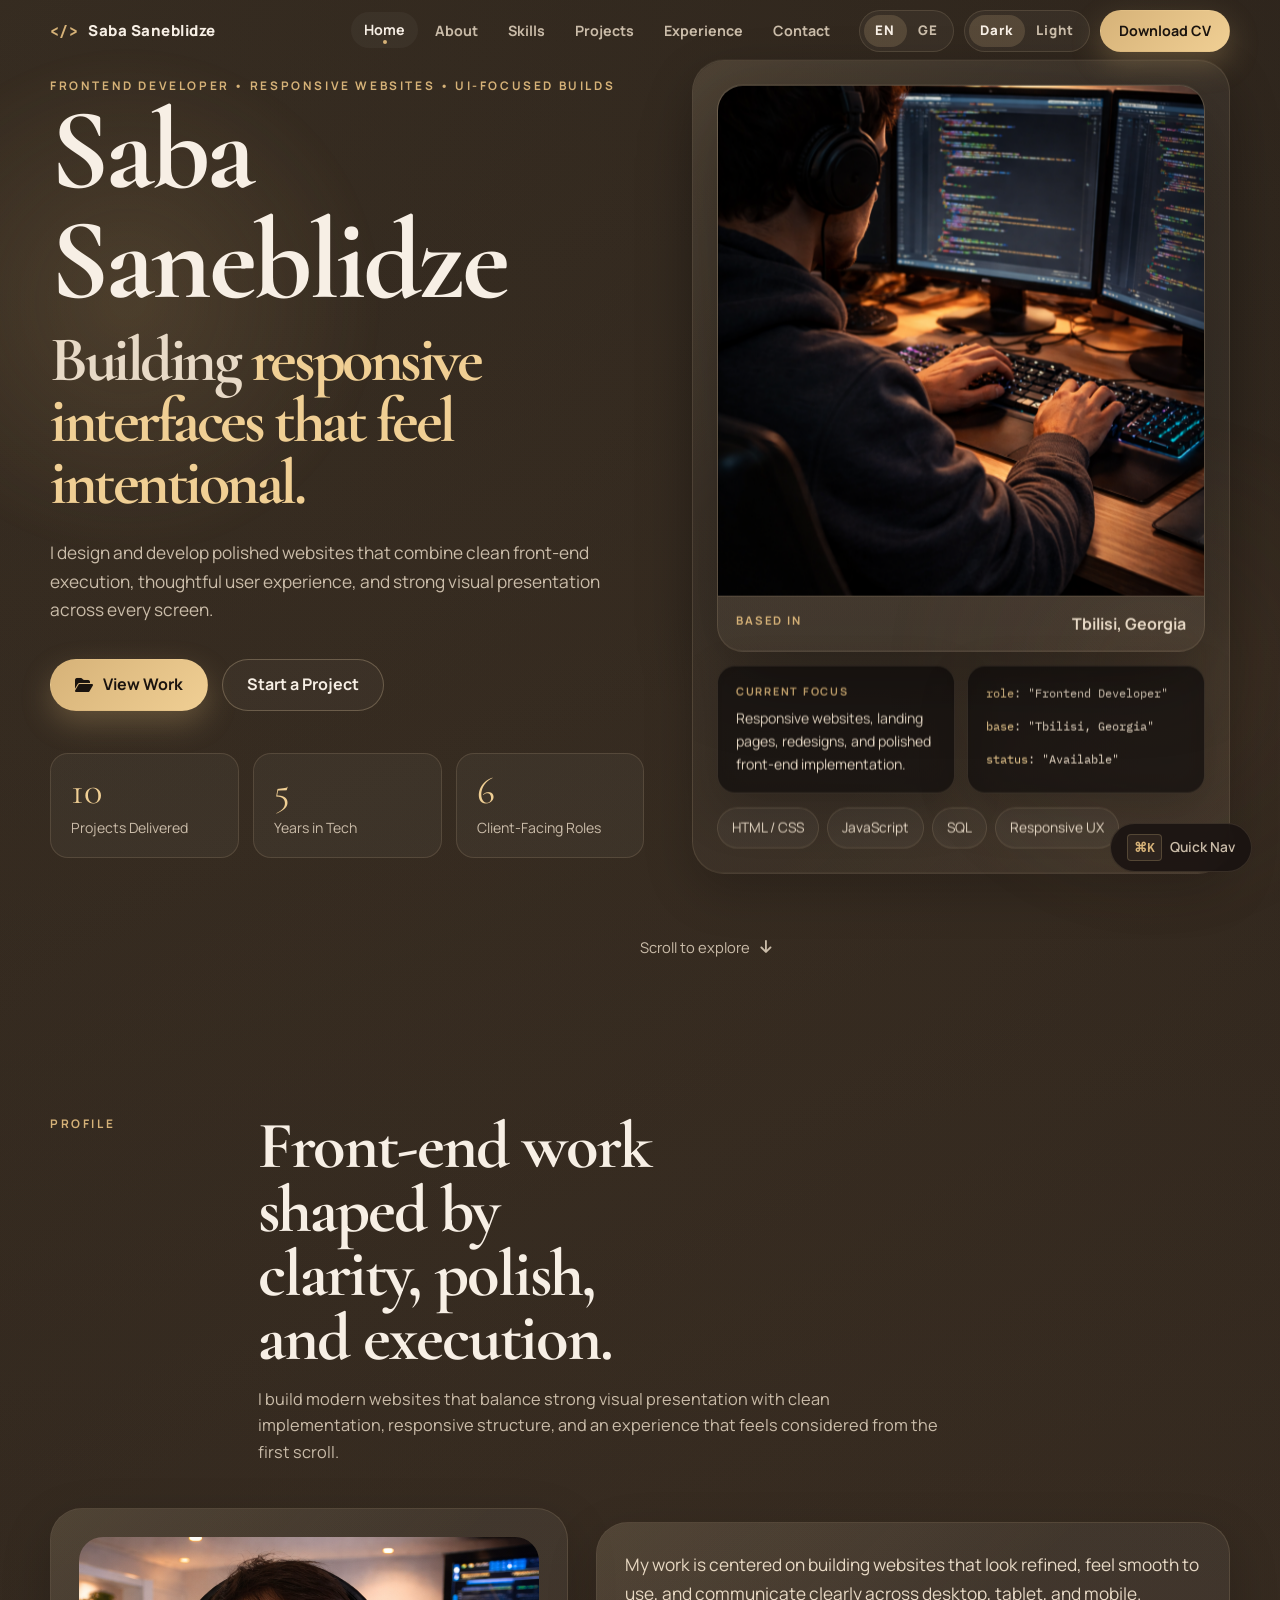
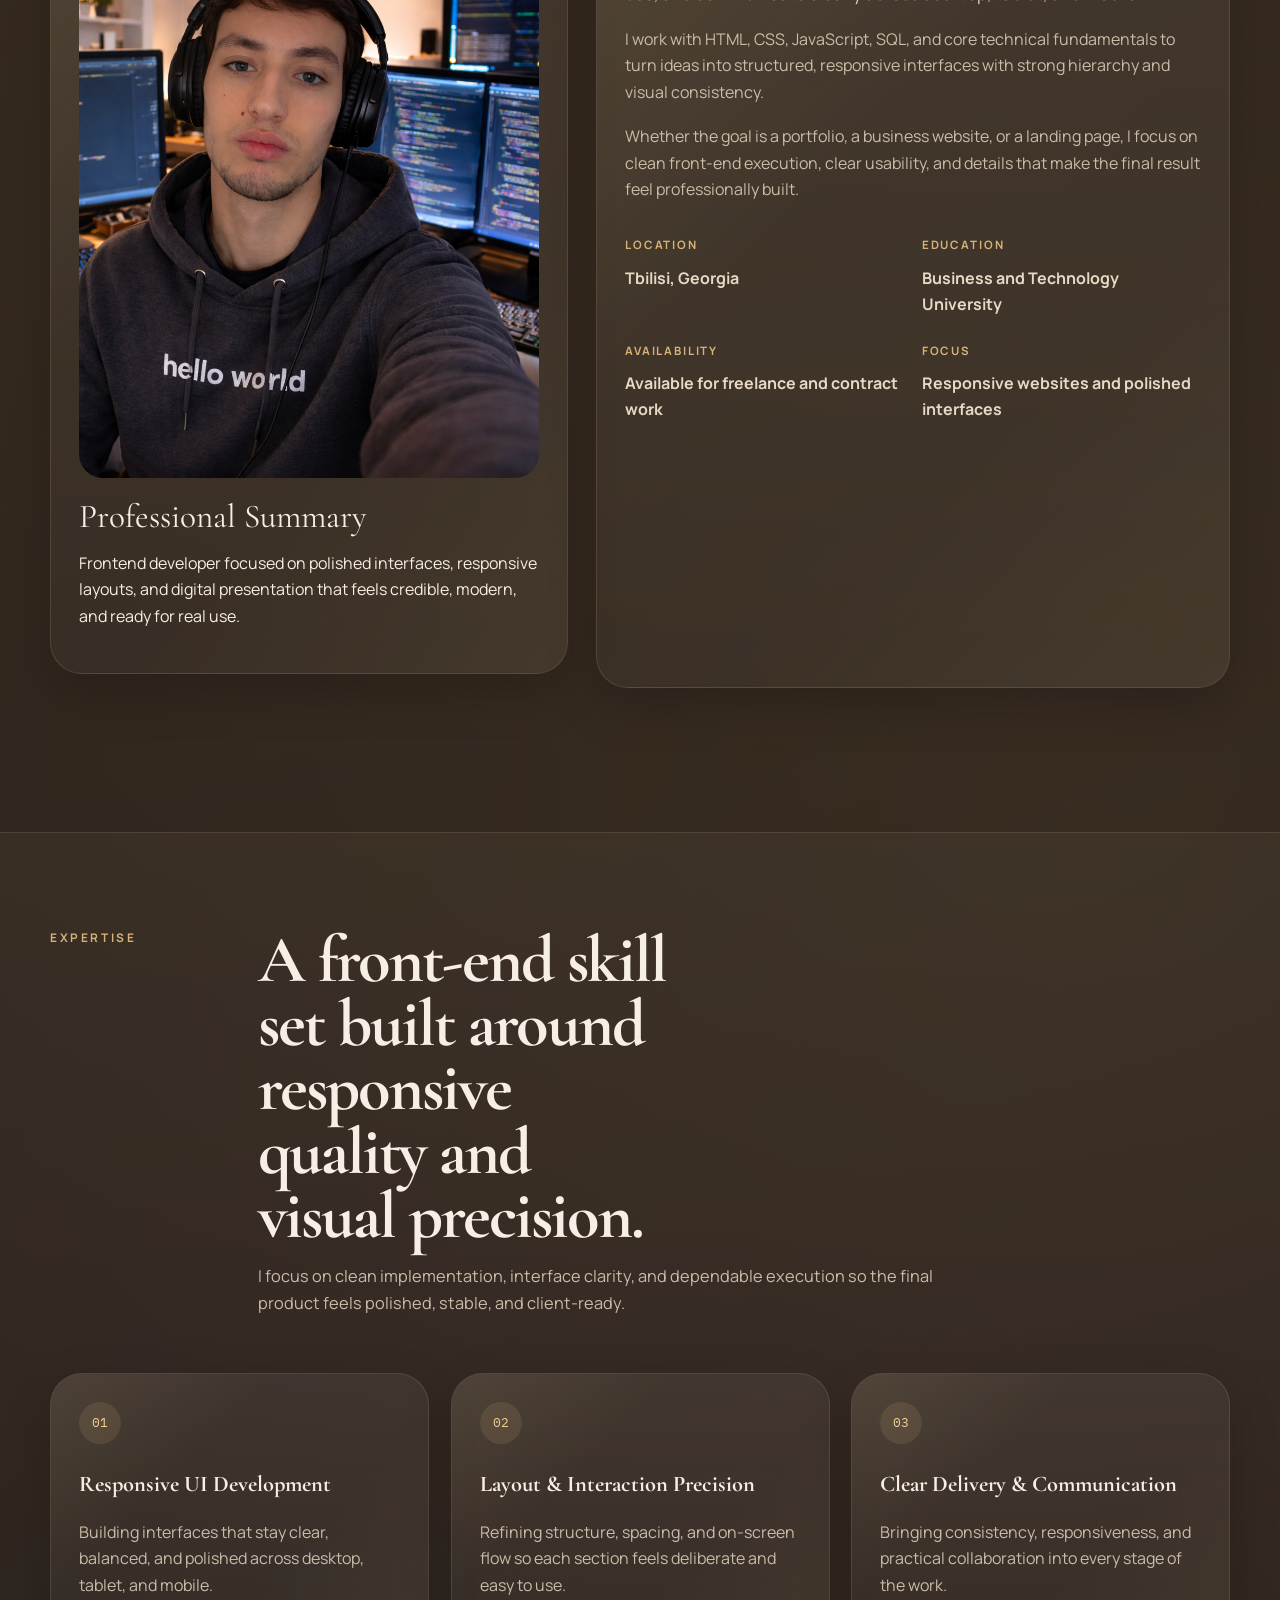
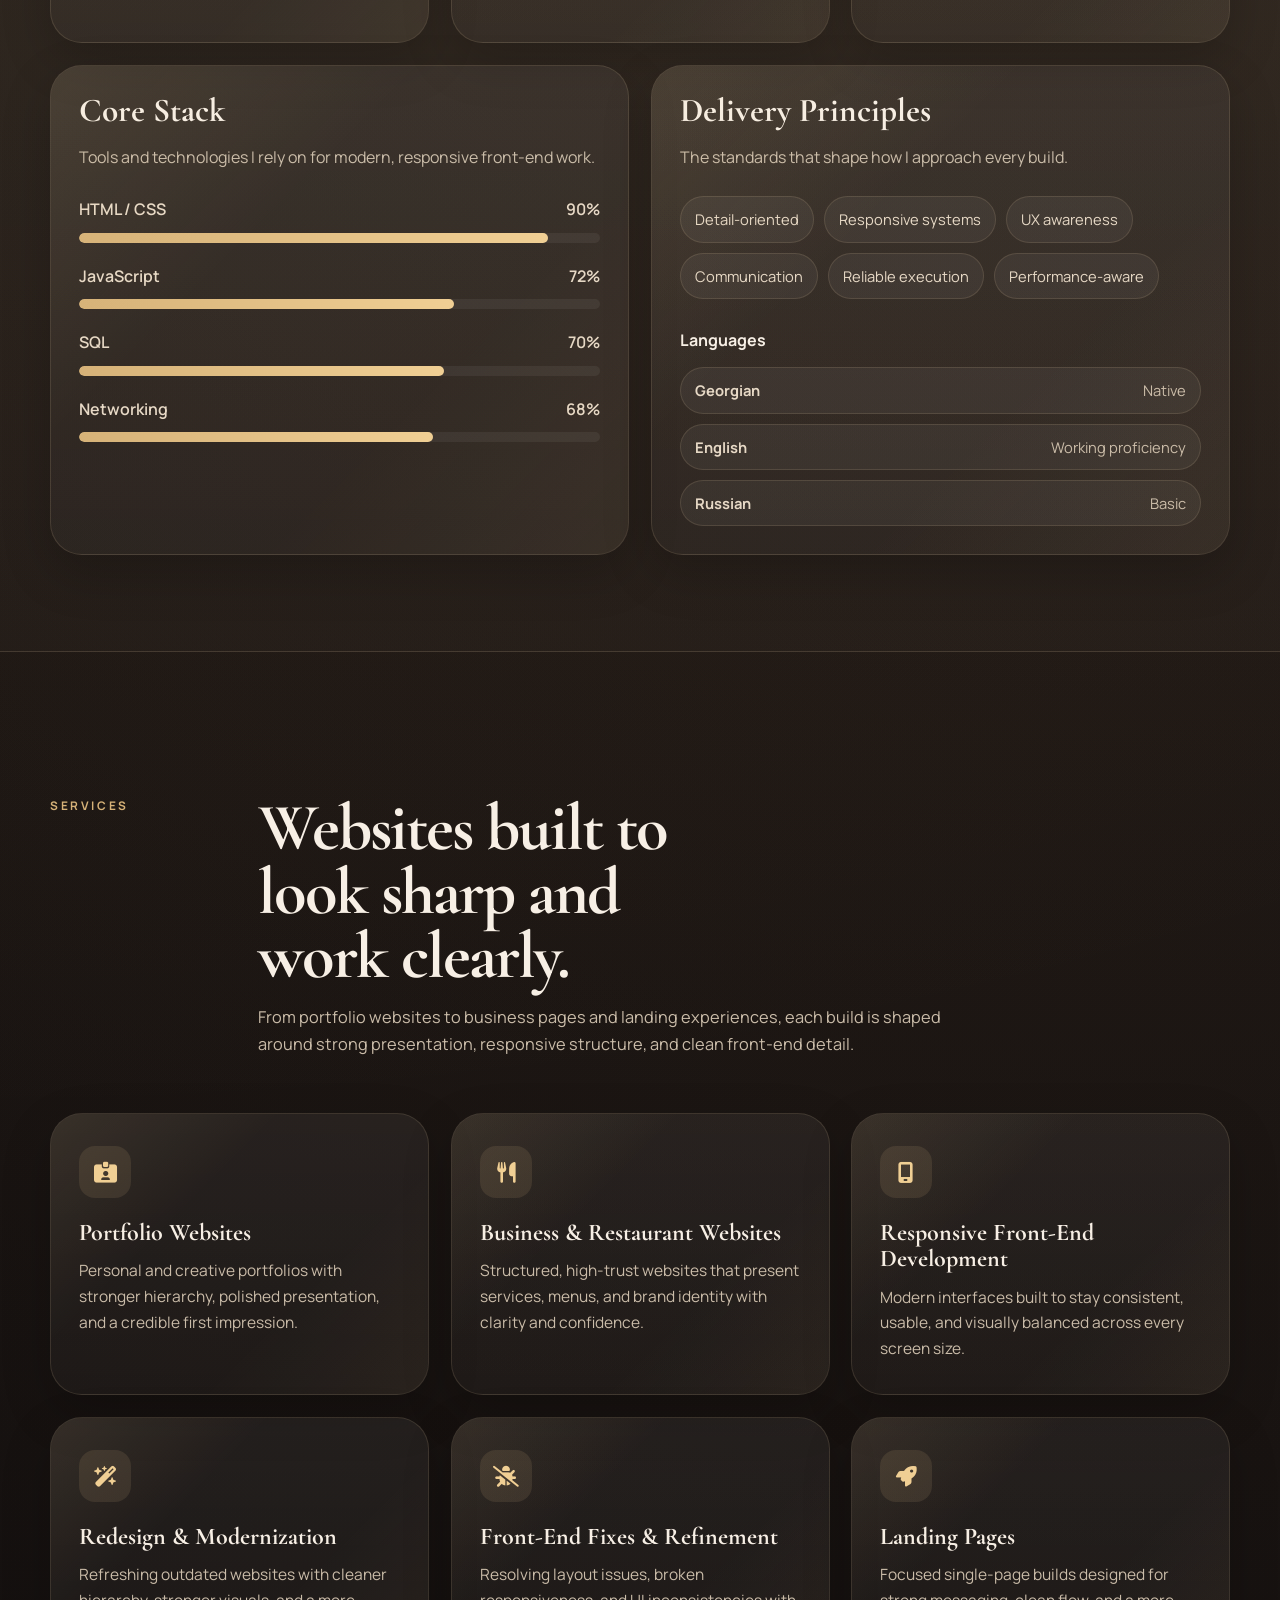
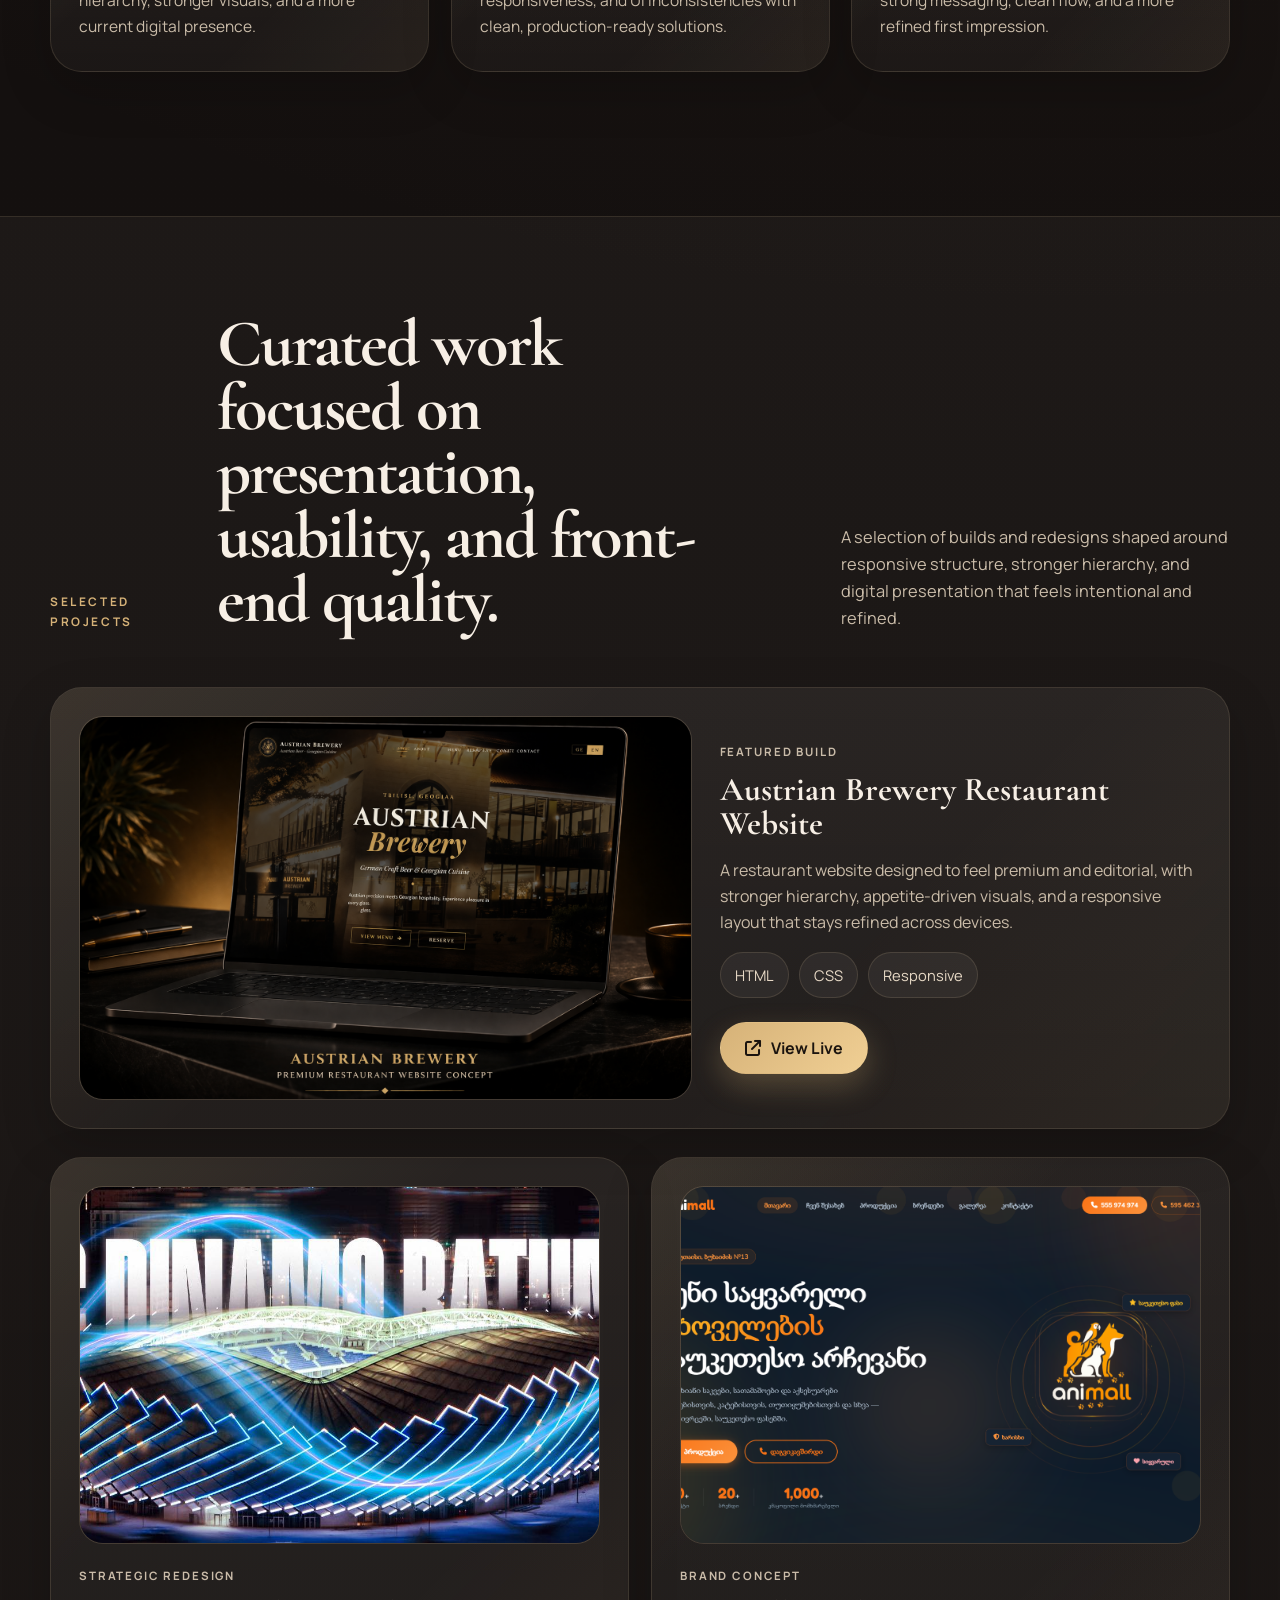
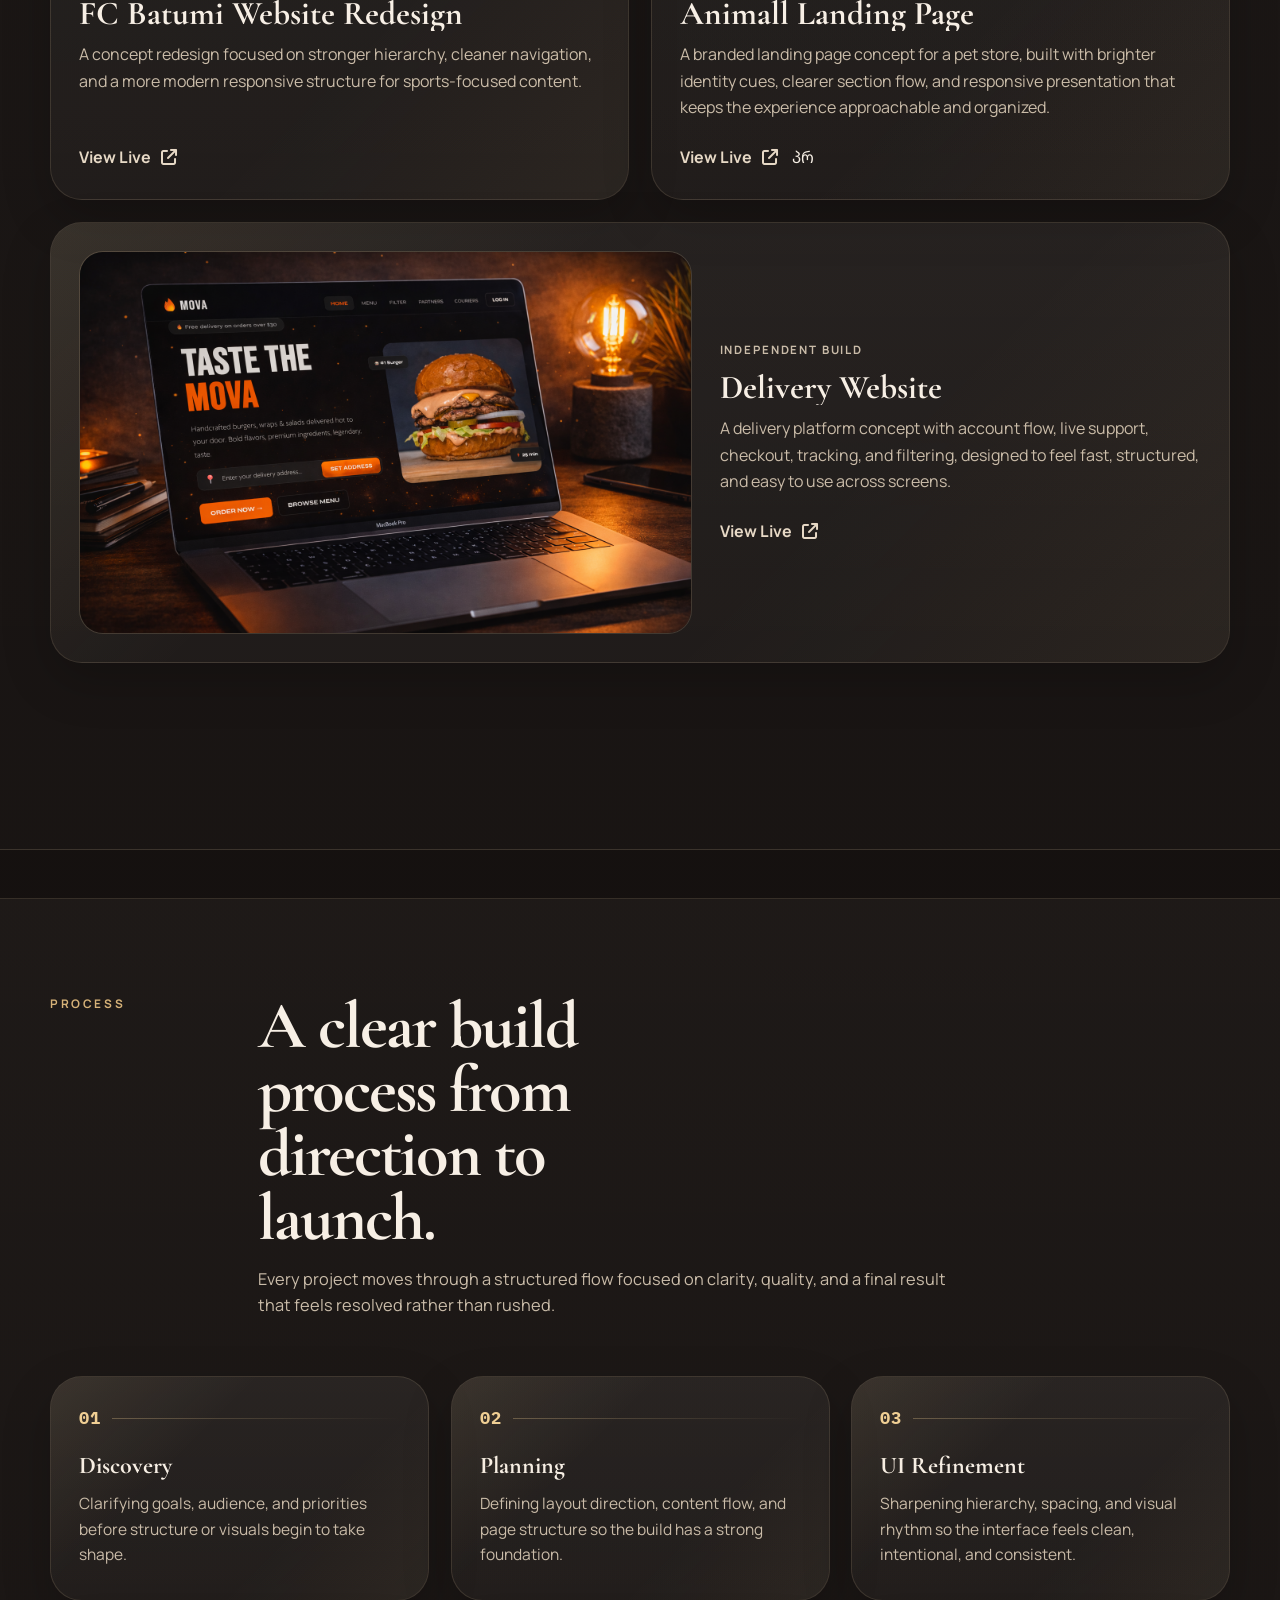
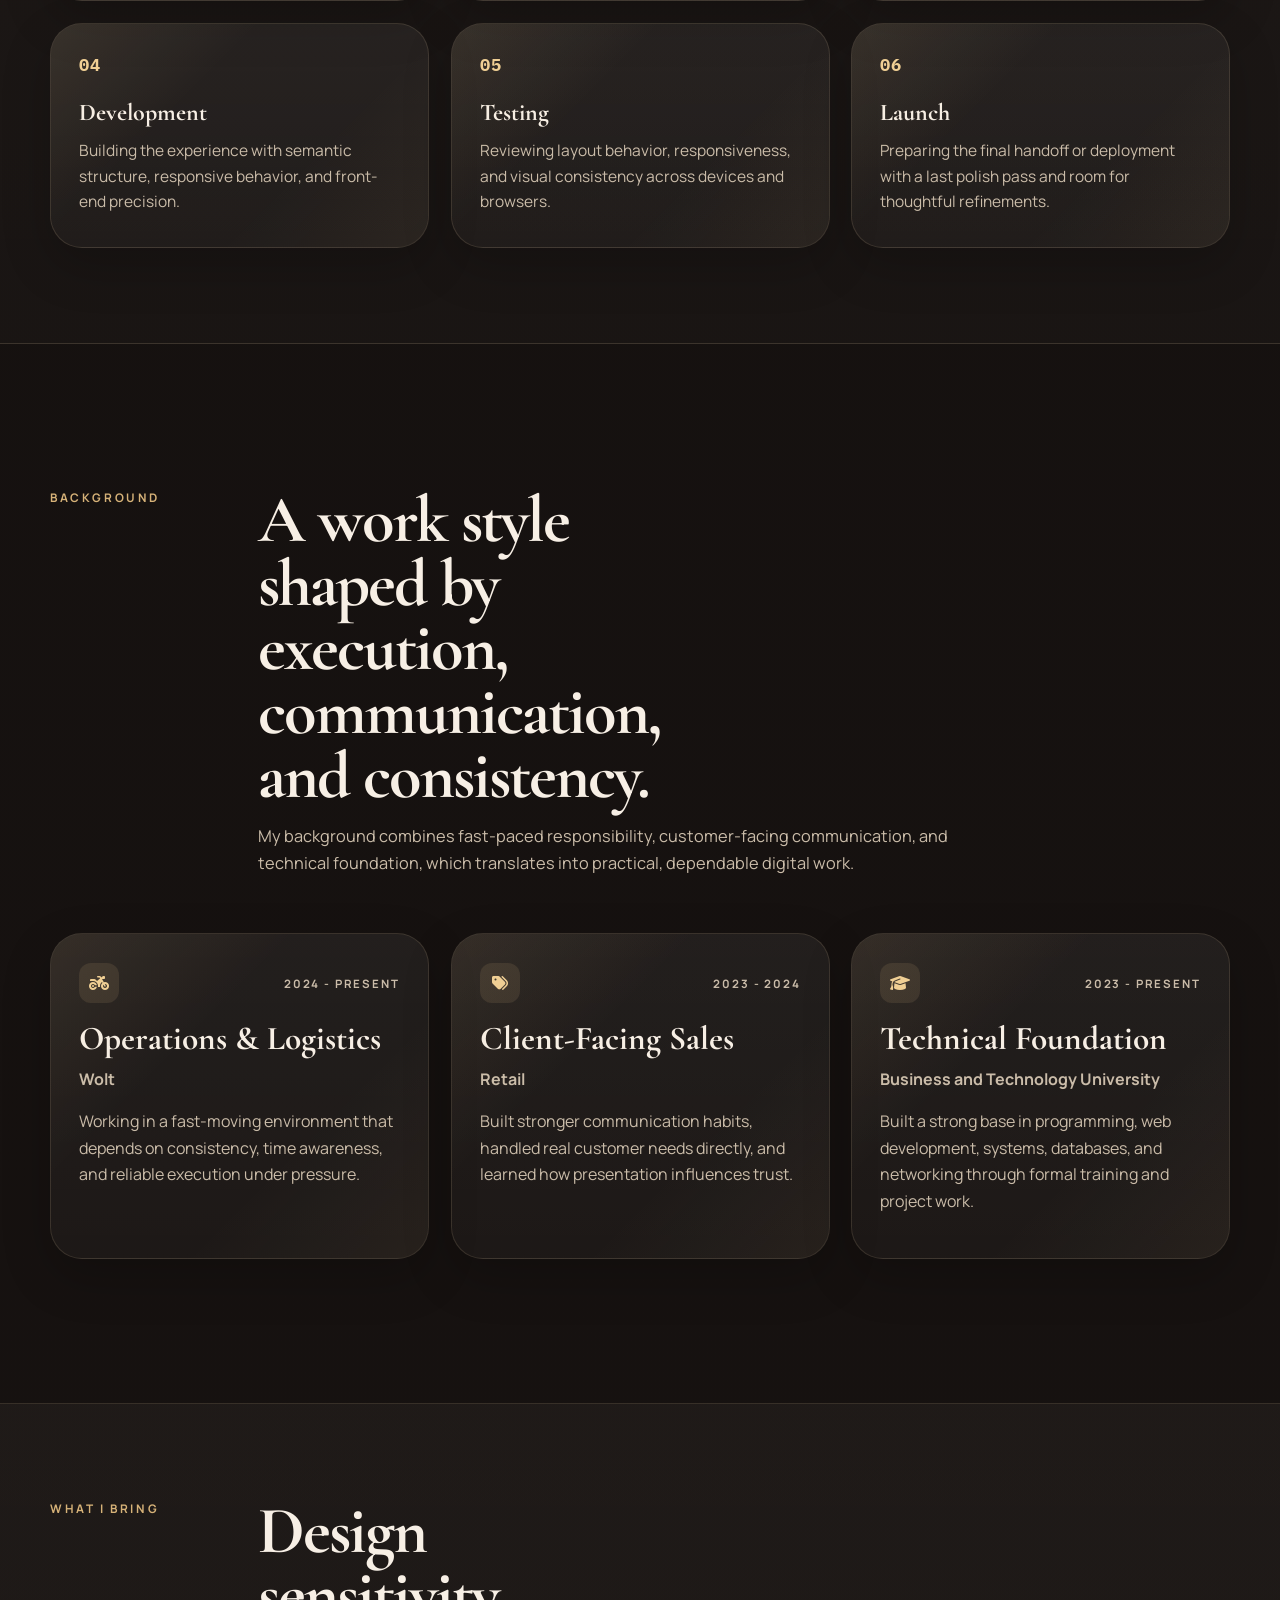
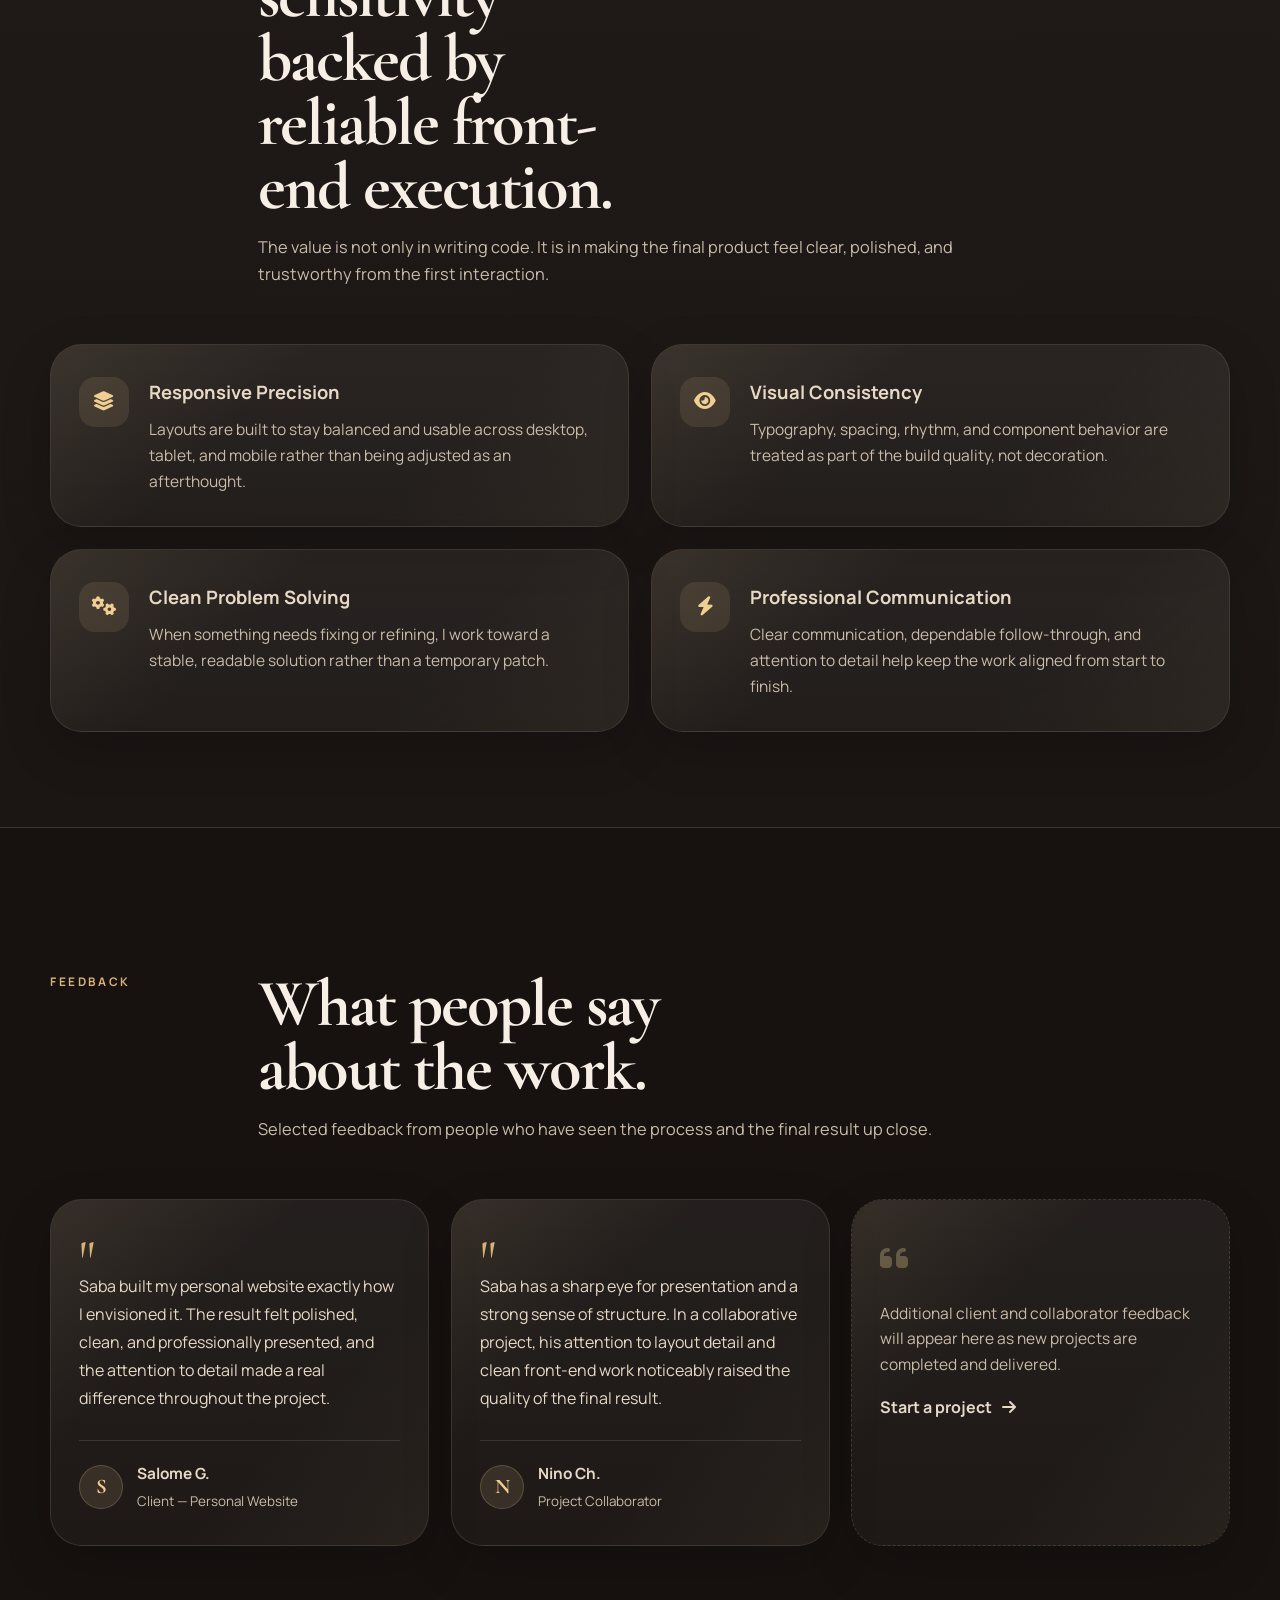
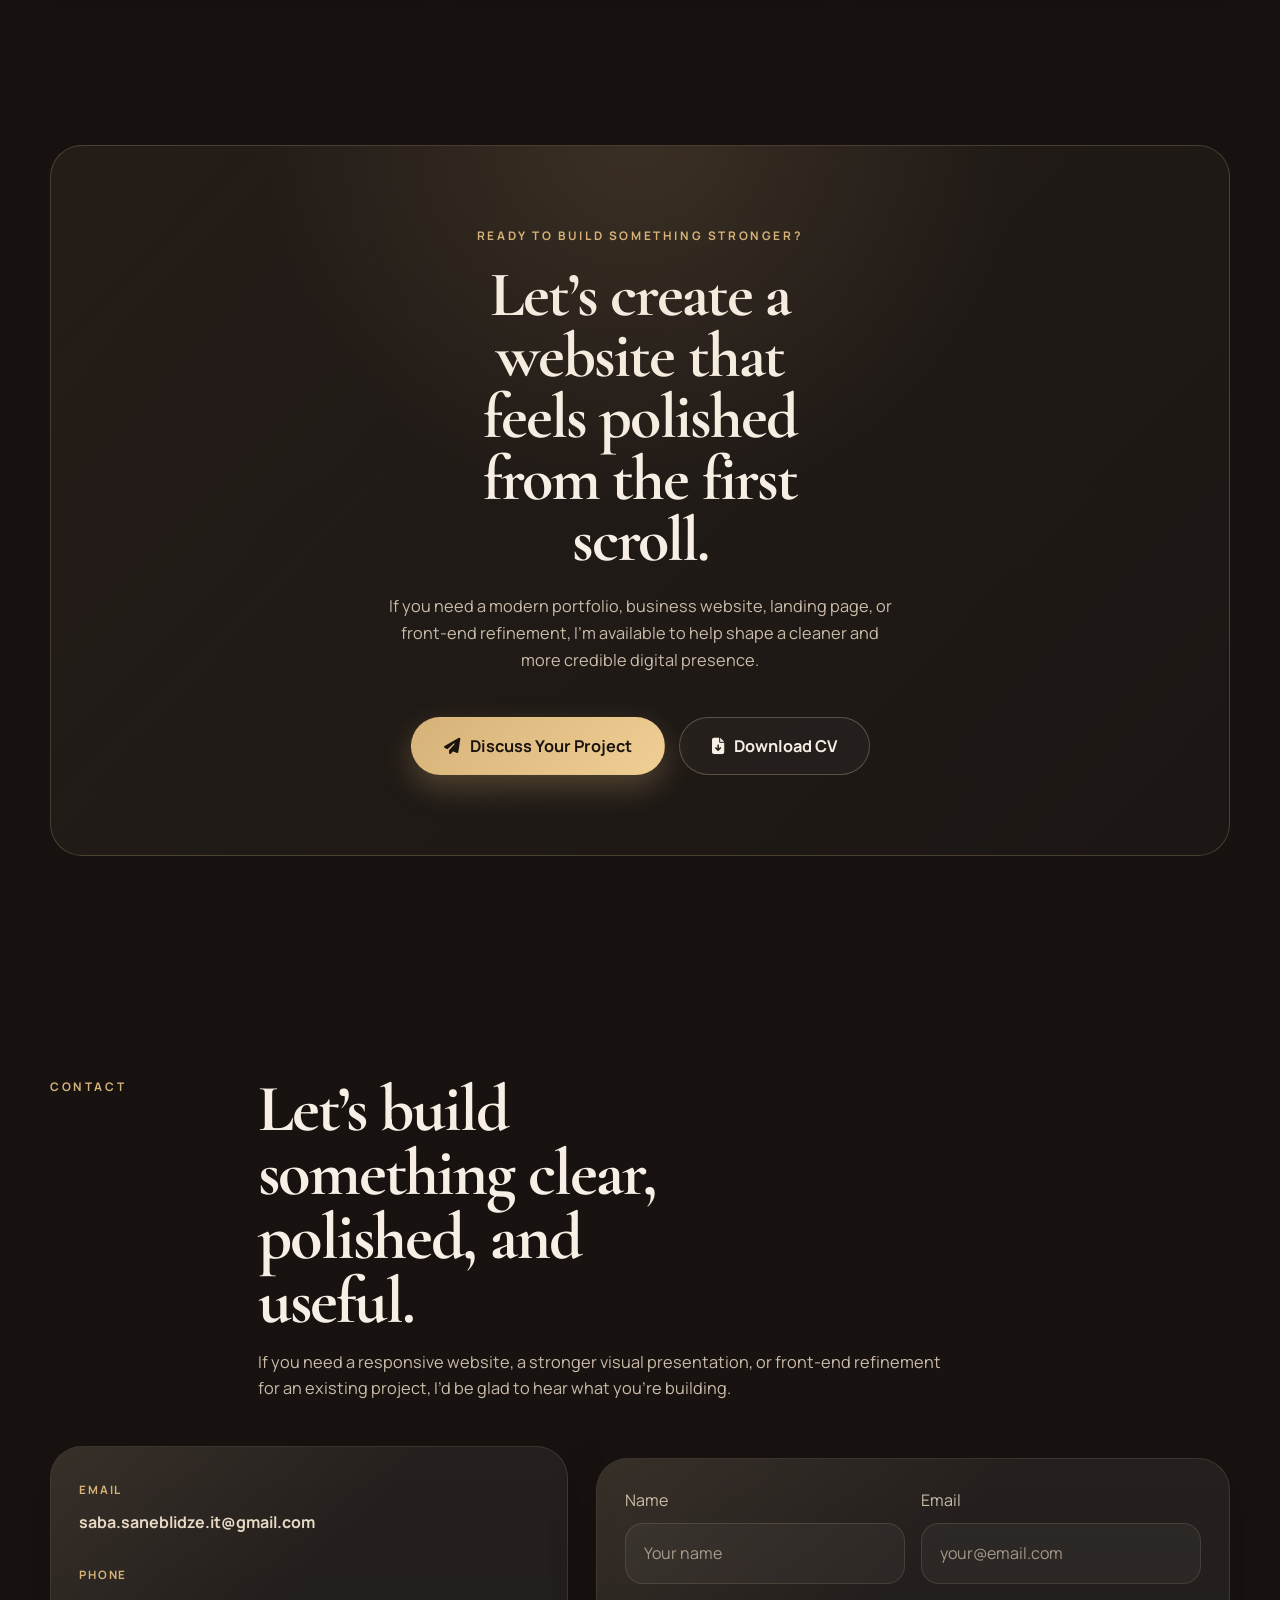
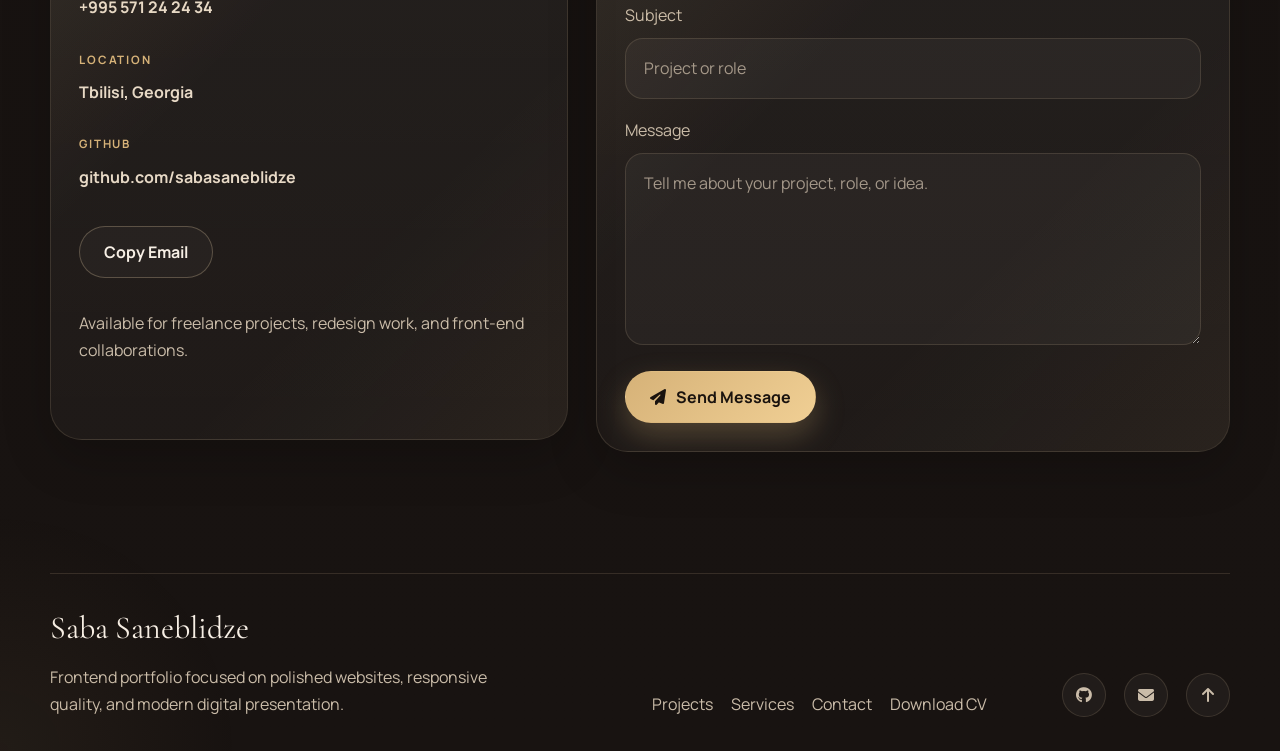
<file: index.html>
<!DOCTYPE html>
<html lang="en">

<head>
  <meta charset="UTF-8" />
  <meta name="viewport" content="width=device-width, initial-scale=1.0" />
  <title id="pageTitle">Saba Saneblidze | Cinematic Portfolio</title>
  <meta id="metaDescription" name="description"
    content="Portfolio of Saba Saneblidze, a frontend developer creating polished, responsive websites with strong visual presentation and clean implementation." />
  <meta property="og:type" content="website" />
  <meta property="og:title" id="ogTitle" content="Saba Saneblidze | Cinematic Portfolio" />
  <meta property="og:description" id="ogDescription"
    content="Portfolio of Saba Saneblidze, a frontend developer creating polished, responsive websites with strong visual presentation and clean implementation." />
  <meta property="og:locale" id="ogLocale" content="en_US" />
  <meta id="themeColorMeta" name="theme-color" content="#14100f" />
  <link rel="preconnect" href="https://fonts.googleapis.com" />
  <link rel="preconnect" href="https://fonts.gstatic.com" crossorigin />
  <link
    href="https://fonts.googleapis.com/css2?family=Cormorant+Garamond:wght@500;600;700&family=IBM+Plex+Mono:wght@400;500&family=Manrope:wght@400;500;600;700;800&family=Noto+Sans+Georgian:wght@400;500;600;700;800&display=swap"
    rel="stylesheet" />
  <link rel="stylesheet" href="https://cdnjs.cloudflare.com/ajax/libs/font-awesome/6.5.0/css/all.min.css" />
  <link rel="stylesheet" href="style.css" />
</head>

<body>
  <div class="scroll-progress" id="scrollProgress" aria-hidden="true"></div>

  <!-- ═══════════════════════════════ HEADER ═══════════════════════════════ -->
  <header class="site-header" id="siteHeader">
    <div class="container header-inner">
      <a class="brand" href="#home" aria-label="Saba Saneblidze home">
        <span class="brand-mark">&lt;/&gt;</span>
        <span class="brand-name">Saba Saneblidze</span>
      </a>

      <button class="menu-toggle" id="menuToggle" type="button" aria-controls="siteNav" aria-expanded="false"
        data-i18n-aria="nav.menuOpen">
        <span></span><span></span><span></span>
      </button>

      <nav class="site-nav" id="siteNav">
        <ul class="nav-links">
          <li><a href="#home" class="nav-link active" data-i18n="nav.home">Home</a></li>
          <li><a href="#about" class="nav-link" data-i18n="nav.about">About</a></li>
          <li><a href="#skills" class="nav-link" data-i18n="nav.skills">Skills</a></li>
          <li><a href="#projects" class="nav-link" data-i18n="nav.projects">Projects</a></li>
          <li><a href="#experience" class="nav-link" data-i18n="nav.experience">Experience</a></li>
          <li><a href="#contact" class="nav-link" data-i18n="nav.contact">Contact</a></li>
        </ul>

        <div class="nav-actions">
          <div class="lang-switcher" role="group" aria-label="Language switcher">
            <button type="button" class="lang-btn is-active" data-lang-switch="en" aria-pressed="true">EN</button>
            <button type="button" class="lang-btn" data-lang-switch="ka" aria-pressed="false">GE</button>
          </div>
          <div class="theme-switcher" role="group" aria-label="Theme switcher">
            <button type="button" class="theme-btn is-active" data-theme-switch="dark" aria-pressed="true"
              data-i18n="theme.dark">Dark</button>
            <button type="button" class="theme-btn" data-theme-switch="light" aria-pressed="false"
              data-i18n="theme.light">Light</button>
          </div>
          <a href="CV.pdf" download class="button button-primary button-small">
            <span data-i18n="nav.downloadCv">Download CV</span>
          </a>
        </div>
      </nav>
    </div>
  </header>

  <main>

    <!-- ═══════════════════════════════ HERO ═══════════════════════════════ -->
    <section class="hero section" id="home">
      <div class="hero-ambient" aria-hidden="true">
        <div class="hero-orb hero-orb-left"></div>
        <div class="hero-orb hero-orb-right"></div>
        <div class="hero-grid"></div>
      </div>

      <div class="container hero-layout">
        <!-- LEFT: Copy -->
        <div class="hero-copy" data-reveal="up">
          <p class="section-kicker" data-i18n="hero.eyebrow">Frontend Developer • Responsive Websites • UI-Focused
            Builds</p>
          <h1 class="hero-title">
            <span class="hero-title-main" data-i18n="hero.titleMain">Saba Saneblidze</span>
            <span class="hero-title-sub">
              <span data-i18n="hero.titlePrefix">Building</span>
              <span class="hero-rotating" id="heroRotatingText">modern websites with polished detail.</span>
            </span>
          </h1>
          <p class="hero-text" data-i18n="hero.description">
            I design and develop polished websites that combine clean front-end execution, thoughtful user experience,
            and strong visual presentation across every screen.
          </p>

          <div class="hero-actions">
            <a href="#projects" class="button button-primary">
              <i class="fa-solid fa-folder-open"></i>
              <span data-i18n="hero.ctaProjects">View Work</span>
            </a>
            <a href="#contact" class="button button-secondary">
              <span data-i18n="hero.ctaContact">Start a Project</span>
            </a>
          </div>

          <ul class="hero-stats" aria-label="Highlights">
            <li>
              <span class="hero-stat-number" data-count="10">0</span>
              <span class="hero-stat-label" data-i18n="hero.stats.projects">Projects Delivered</span>
            </li>
            <li>
              <span class="hero-stat-number" data-count="5">0</span>
              <span class="hero-stat-label" data-i18n="hero.stats.study">Years in Tech</span>
            </li>
            <li>
              <span class="hero-stat-number" data-count="6">0</span>
              <span class="hero-stat-label" data-i18n="hero.stats.work">Client-Facing Roles</span>
            </li>
          </ul>
        </div>

        <!-- RIGHT: Stage — restructured to prevent overlap & chip overflow -->
        <div class="hero-stage" data-reveal="left" data-parallax="18">
          <div class="portrait-frame">
            <img src="photo1.png" alt="Saba Saneblidze portrait" data-i18n-alt="about.photoAlt" />
            <div class="portrait-caption">
              <span class="caption-label" data-i18n="hero.captionLabel">Based in</span>
              <span class="caption-value" data-i18n="about.locationValue">Tbilisi, Georgia</span>
            </div>
          </div>

          <!-- Cards now in a row BELOW portrait — no more overlap -->
          <div class="hero-float-row">
            <div class="floating-card availability-card" data-reveal="up" style="--delay: 120ms;">
              <p class="floating-label" data-i18n="hero.cardLabel">Current Focus</p>
              <p class="floating-value" data-i18n="hero.cardValue">Responsive websites, landing pages, redesigns, and
                polished front-end implementation.</p>
            </div>
            <div class="floating-card code-card" data-reveal="up" style="--delay: 220ms;">
              <span class="code-line"><span class="code-key">role</span>: <span data-i18n="hero.codeRole">"Frontend
                  Developer"</span></span>
              <span class="code-line"><span class="code-key">base</span>: <span
                  data-i18n="hero.codeUniversity">"Tbilisi, Georgia"</span></span>
              <span class="code-line"><span class="code-key">status</span>: <span
                  data-i18n="hero.codeStatus">"Available"</span></span>
            </div>
          </div>

          <!-- Chips now below cards — always inside frame, wraps cleanly -->
          <ul class="hero-chips" data-reveal="up" style="--delay: 320ms;">
            <li>HTML / CSS</li>
            <li>JavaScript</li>
            <li>SQL</li>
            <li data-i18n="hero.chipSupport">Responsive UX</li>
          </ul>
        </div>
      </div>

      <a class="scroll-cue" href="#about" data-reveal="up" style="--delay: 420ms;">
        <span data-i18n="hero.scrollCue">Scroll to explore</span>
        <i class="fa-solid fa-arrow-down"></i>
      </a>
    </section>

    <!-- ═══════════════════════════════ ABOUT ═══════════════════════════════ -->
    <section class="section about-section" id="about">
      <div class="container">
        <div class="section-heading" data-reveal="up">
          <p class="section-kicker" data-i18n="about.kicker">About</p>
          <div>
            <h2 class="section-title" data-i18n="about.title">Front-end work shaped by clarity, polish, and execution.
            </h2>
            <p class="section-intro" data-i18n="about.intro">
              I build modern websites that balance strong visual presentation with clean implementation, responsive
              structure, and an experience that feels considered from the first scroll.
            </p>
          </div>
        </div>

        <div class="about-grid">
          <article class="panel about-panel about-visual" data-reveal="left" data-parallax="14">
            <div class="about-photo-wrap">
              <img src="photo.png" alt="Saba Saneblidze portrait" data-i18n-alt="about.photoAlt" />
            </div>
            <div class="about-summary">
              <p class="about-summary-title" data-i18n="about.summaryTitle">Professional Summary</p>
              <p data-i18n="about.summaryText">
                Frontend developer focused on polished interfaces, responsive layouts, and digital presentation that
                feels credible, modern, and ready for real use.
              </p>
            </div>
          </article>

          <article class="panel about-panel about-copy" data-reveal="right">
            <p class="about-lead" data-i18n="about.lead">
              My work is centered on building websites that look refined, feel smooth to use, and communicate clearly
              across desktop, tablet, and mobile.
            </p>
            <p data-i18n="about.body1">
              I work with HTML, CSS, JavaScript, SQL, and core technical fundamentals to turn ideas into structured,
              responsive interfaces with strong hierarchy and visual consistency.
            </p>
            <p data-i18n="about.body2">
              Whether the goal is a portfolio, a business website, or a landing page, I focus on clean front-end
              execution, clear usability, and details that make the final result feel professionally built.
            </p>

            <div class="about-meta">
              <div>
                <span class="meta-label" data-i18n="about.meta.location">Location</span>
                <strong data-i18n="about.locationValue">Tbilisi, Georgia</strong>
              </div>
              <div>
                <span class="meta-label" data-i18n="about.meta.education">Education</span>
                <strong data-i18n="about.educationValue">Business and Technology University</strong>
              </div>
              <div>
                <span class="meta-label" data-i18n="about.meta.availability">Availability</span>
                <strong data-i18n="about.availabilityValue">Available for freelance and contract work</strong>
              </div>
              <div>
                <span class="meta-label" data-i18n="about.meta.focus">Focus</span>
                <strong data-i18n="about.focusValue">Responsive websites and polished interfaces</strong>
              </div>
            </div>
          </article>
        </div>
      </div>
    </section>

    <!-- ═══════════════════════════════ SKILLS ═══════════════════════════════ -->
    <section class="section skills-section section-toned" id="skills">
      <div class="container">
        <div class="section-heading" data-reveal="up">
          <p class="section-kicker" data-i18n="skills.kicker">Capabilities</p>
          <div>
            <h2 class="section-title" data-i18n="skills.title">A front-end skill set built around responsive quality and
              visual precision.
            </h2>
            <p class="section-intro" data-i18n="skills.intro">
              I focus on clean implementation, interface clarity, and dependable execution so the final product feels
              polished, stable, and client-ready.
            </p>
          </div>
        </div>

        <div class="skills-layout">
          <article class="panel service-panel" data-reveal="up">
            <span class="service-index">01</span>
            <h3 data-i18n="skills.service1.title">Responsive Front-End</h3>
            <p data-i18n="skills.service1.body">Building visually polished pages that work across desktop, tablet,
              and mobile.</p>
          </article>

          <article class="panel service-panel" data-reveal="up" style="--delay: 120ms;">
            <span class="service-index">02</span>
            <h3 data-i18n="skills.service2.title">Structured Problem Solving</h3>
            <p data-i18n="skills.service2.body">Approaching technical tasks carefully, keeping the experience clean,
              stable, and usable.</p>
          </article>

          <article class="panel service-panel" data-reveal="up" style="--delay: 220ms;">
            <span class="service-index">03</span>
            <h3 data-i18n="skills.service3.title">Clear Delivery &amp; Communication</h3>
            <p data-i18n="skills.service3.body">Bringing consistency, responsiveness, and practical collaboration
              into every stage of the work.</p>
          </article>

          <article class="panel stack-panel" data-reveal="left">
            <div class="panel-head">
              <h3 data-i18n="skills.stackTitle">Core Stack</h3>
              <p data-i18n="skills.stackIntro">Tools and fundamentals I use most often.</p>
            </div>
            <div class="skill-bars">
              <div class="skill-row">
                <div class="skill-label"><span>HTML / CSS</span><span>90%</span></div>
                <div class="skill-track"><span style="width:90%"></span></div>
              </div>
              <div class="skill-row">
                <div class="skill-label"><span>JavaScript</span><span>72%</span></div>
                <div class="skill-track"><span style="width:72%"></span></div>
              </div>
              <div class="skill-row">
                <div class="skill-label"><span>SQL</span><span>70%</span></div>
                <div class="skill-track"><span style="width:70%"></span></div>
              </div>
              <div class="skill-row">
                <div class="skill-label"><span data-i18n="skills.networking">Networking</span><span>68%</span></div>
                <div class="skill-track"><span style="width:68%"></span></div>
              </div>
            </div>
          </article>

          <article class="panel strengths-panel" data-reveal="right">
            <div class="panel-head">
              <h3 data-i18n="skills.strengthsTitle">Working Style</h3>
              <p data-i18n="skills.strengthsIntro">Traits that shape how I approach projects.</p>
            </div>
            <ul class="tag-list">
              <li data-i18n="skills.tags.detail">Attention to detail</li>
              <li data-i18n="skills.tags.responsive">Responsive design</li>
              <li data-i18n="skills.tags.teamwork">Teamwork</li>
              <li data-i18n="skills.tags.communication">Communication</li>
              <li data-i18n="skills.tags.reliability">Reliability</li>
              <li data-i18n="skills.tags.learning">Continuous learning</li>
            </ul>
            <div class="language-block">
              <h4 data-i18n="skills.languagesTitle">Languages</h4>
              <div class="language-list">
                <span><strong data-i18n="skills.languages.georgian">Georgian</strong><em
                    data-i18n="skills.languageNative">Native</em></span>
                <span><strong data-i18n="skills.languages.english">English</strong><em
                    data-i18n="skills.languageAdvanced">Working proficiency</em></span>
                <span><strong data-i18n="skills.languages.russian">Russian</strong><em
                    data-i18n="skills.languageBasic">Basic</em></span>
              </div>
            </div>
          </article>
        </div>
      </div>
    </section>

    <!-- ══════════════════════════════ SERVICES (NEW) ══════════════════════════════ -->
    <section class="section services-section" id="services">
      <div class="container">
        <div class="section-heading" data-reveal="up">
          <p class="section-kicker" data-i18n="services.kicker">Services</p>
          <div>
            <h2 class="section-title" data-i18n="services.title">Websites built to look sharp and work clearly.</h2>
            <p class="section-intro" data-i18n="services.intro">
              From portfolio websites to business pages and landing experiences, each build is shaped around strong
              presentation, responsive structure, and clean front-end detail.
            </p>
          </div>
        </div>

        <div class="services-grid">
          <article class="panel services-card" data-reveal="up">
            <div class="services-card-icon"><i class="fa-solid fa-id-card-clip"></i></div>
            <h3 data-i18n="services.item1.title">Portfolio Websites</h3>
            <p data-i18n="services.item1.body">Clean, premium personal or creative portfolios built to impress
              employers and clients at first scroll.</p>
          </article>

          <article class="panel services-card" data-reveal="up" style="--delay: 80ms;">
            <div class="services-card-icon"><i class="fa-solid fa-utensils"></i></div>
            <h3 data-i18n="services.item2.title">Business &amp; Restaurant Websites</h3>
            <p data-i18n="services.item2.body">Hospitality and small-business sites with structured content, visual
              warmth, and clear calls-to-action.</p>
          </article>

          <article class="panel services-card" data-reveal="up" style="--delay: 160ms;">
            <div class="services-card-icon"><i class="fa-solid fa-mobile-screen"></i></div>
            <h3 data-i18n="services.item3.title">Responsive Front-End Development</h3>
            <p data-i18n="services.item3.body">Pixel-precise layouts that adapt beautifully from desktop to tablet
              to mobile without compromise.</p>
          </article>

          <article class="panel services-card" data-reveal="up" style="--delay: 80ms;">
            <div class="services-card-icon"><i class="fa-solid fa-wand-magic-sparkles"></i></div>
            <h3 data-i18n="services.item4.title">Redesign &amp; Modernization</h3>
            <p data-i18n="services.item4.body">Taking existing sites and elevating them — improving hierarchy, visual
              language, and overall feel.</p>
          </article>

          <article class="panel services-card" data-reveal="up" style="--delay: 160ms;">
            <div class="services-card-icon"><i class="fa-solid fa-bug-slash"></i></div>
            <h3 data-i18n="services.item5.title">Bug Fixing &amp; Improvements</h3>
            <p data-i18n="services.item5.body">Diagnosing layout issues, broken responsiveness, or front-end
              inconsistencies and delivering clean solutions.</p>
          </article>

          <article class="panel services-card" data-reveal="up" style="--delay: 240ms;">
            <div class="services-card-icon"><i class="fa-solid fa-rocket"></i></div>
            <h3 data-i18n="services.item6.title">Landing Pages</h3>
            <p data-i18n="services.item6.body">High-impact single-page experiences focused on conversion, clarity,
              and a strong first impression.</p>
          </article>
        </div>
      </div>
    </section>

    <!-- ═══════════════════════════════ PROJECTS ═══════════════════════════════ -->
    <section class="section projects-section section-toned" id="projects">
      <div class="container">
        <div class="section-heading projects-intro" data-reveal="up">
          <p class="section-kicker" data-i18n="projects.kicker">Selected Work</p>
          <div class="projects-intro-main">
            <h2 class="section-title" data-i18n="projects.title">Curated work focused on presentation, usability, and
              front-end quality.</h2>
          </div>
          <div class="projects-intro-side">
            <p class="section-intro" data-i18n="projects.intro">
              A selection of builds and redesigns shaped around responsive structure, stronger hierarchy, and digital
              presentation that feels intentional and refined.
            </p>
          </div>
        </div>

        <article class="featured-project panel" data-reveal="up">
          <div class="featured-media" data-parallax="16">
            <img src="aus.png" alt="Austrian Brewery website preview" data-i18n-alt="projects.featured.alt" />
          </div>
          <div class="featured-copy">
            <p class="project-label" data-i18n="projects.featured.label">Featured Build</p>
            <h3 data-i18n="projects.featured.title">Austrian Brewery Restaurant Website</h3>
            <p data-i18n="projects.featured.body">
              A restaurant website designed to feel premium and editorial, with stronger hierarchy, appetite-driven
              visuals, and a responsive layout that stays refined across devices.
            </p>
            <ul class="project-tags">
              <li>HTML</li>
              <li>CSS</li>
              <li>Responsive</li>
            </ul>
            <div class="project-actions">
              <a href="https://sabasaneblidze.github.io/BREWERY/" target="_blank" rel="noreferrer"
                class="button button-primary">
                <i class="fa-solid fa-arrow-up-right-from-square"></i>
                <span data-i18n="projects.viewLive">View Live</span>
              </a>
            </div>
          </div>
        </article>

        <div class="projects-grid projects-preview-grid">

          <article class="project-card panel" data-reveal="up" style="--delay: 120ms;">
            <div class="project-media" data-parallax="12">
              <img src="cs2.jpg" alt="FC Batumi redesign preview" data-i18n-alt="projects.project2.alt" />
            </div>
            <div class="project-copy">
              <p class="project-label" data-i18n="projects.redesign">Redesign</p>
              <h3 data-i18n="projects.project2.title">FC Batumi Website Redesign</h3>
              <p data-i18n="projects.project2.body">A modernized football club concept with improved visual hierarchy
                and a stronger responsive structure.</p>
              <div class="project-actions">
                <a href="https://sabasaneblidze.github.io/ClubBatumi/" target="_blank" rel="noreferrer"
                  class="text-link">
                  <span data-i18n="projects.viewLive">View Live</span>
                  <i class="fa-solid fa-arrow-up-right-from-square"></i>
                </a>
              </div>
            </div>
          </article>

          <article class="project-card panel" data-reveal="up" style="--delay: 220ms;">
            <div class="project-media" data-parallax="12">
              <img src="animall.png" alt="A nimall pet shop preview" />
            </div>
            <div class="project-copy">
              <p class="project-label" data-i18n="projects.concept">Concept Build</p>
              <h3 data-i18n="projects.project3.title">Animall Landing Page</h3>
              <p data-i18n="projects.project3.body">A playful landing concept focused on branding clarity, engagement,
                and simple responsive structure.</p>
              <div class="project-actions">
                <a href="https://sabasaneblidze.github.io/animall/" target="_blank" rel="noreferrer" class="text-link">
                  <span data-i18n="projects.viewLive">View Live</span>
                  <i class="fa-solid fa-arrow-up-right-from-square"></i>
                </a>პრ
              </div>
            </div>
          </article>

          <article class="project-card project-card-feature-match panel" data-reveal="up">
            <div class="project-media" data-parallax="12">
              <img src="mova.png" alt="Delivery website preview" data-i18n-alt="projects.project5.alt" />
            </div>
            <div class="project-copy">
              <p class="project-label" data-i18n="projects.personalBuild">Personal Build</p>
              <h3 data-i18n="projects.project5.title">Delivery Website</h3>
              <p data-i18n="projects.project5.body">A fully responsive delivery website with login/sign-up, support
                chat,
                checkout system, delivery time tracking, and product filtering. Built with a focus on smooth user
                experience, clean design, and functionality across all devices.</p>
              <div class="project-actions">
                <a href="https://sabasaneblidze.github.io/delivery" target="_blank" rel="noreferrer" class="text-link">
                  <span data-i18n="projects.viewLive">View Live</span>
                  <i class="fa-solid fa-arrow-up-right-from-square"></i>
                </a>
              </div>
            </div>
          </article>

        </div>

        <div class="projects-more" data-reveal="up">
          <a href="projects.html" class="button button-secondary button-large">
            <span data-i18n="projects.viewMore">View More</span>
            <i class="fa-solid fa-arrow-right"></i>
          </a>
        </div>
      </div>
    </section>

    <!-- ══════════════════════════════ PROCESS (NEW) ══════════════════════════════ -->
    <section class="section process-section section-toned" id="process">
      <div class="container">
        <div class="section-heading" data-reveal="up">
          <p class="section-kicker" data-i18n="process.kicker">Process</p>
          <div>
            <h2 class="section-title" data-i18n="process.title">A clear build process from direction to launch.</h2>
            <p class="section-intro" data-i18n="process.intro">
              Every project moves through a structured flow focused on clarity, quality, and a final result that feels
              resolved rather than rushed.
            </p>
          </div>
        </div>

        <div class="process-grid">
          <article class="panel process-step" data-reveal="up">
            <div class="process-num-wrap">
              <span class="process-num">01</span>
              <div class="process-connector" aria-hidden="true"></div>
            </div>
            <h3 data-i18n="process.step1.title">Discovery</h3>
            <p data-i18n="process.step1.body">Understanding your goals, audience, and what success looks like before
              a single line is written.</p>
          </article>

          <article class="panel process-step" data-reveal="up" style="--delay: 80ms;">
            <div class="process-num-wrap">
              <span class="process-num">02</span>
              <div class="process-connector" aria-hidden="true"></div>
            </div>
            <h3 data-i18n="process.step2.title">Planning</h3>
            <p data-i18n="process.step2.body">Mapping out the structure, content sections, and visual direction so
              the project has a clear roadmap.</p>
          </article>

          <article class="panel process-step" data-reveal="up" style="--delay: 160ms;">
            <div class="process-num-wrap">
              <span class="process-num">03</span>
              <div class="process-connector" aria-hidden="true"></div>
            </div>
            <h3 data-i18n="process.step3.title">Design Refinement</h3>
            <p data-i18n="process.step3.body">Refining the layout, typography, spacing, and visual hierarchy until
              the feel is exactly right.</p>
          </article>

          <article class="panel process-step" data-reveal="up" style="--delay: 80ms;">
            <div class="process-num-wrap">
              <span class="process-num">04</span>
            </div>
            <h3 data-i18n="process.step4.title">Development</h3>
            <p data-i18n="process.step4.body">Building the site with clean, semantic HTML/CSS and smooth JavaScript —
              pixel-precise and stable.</p>
          </article>

          <article class="panel process-step" data-reveal="up" style="--delay: 160ms;">
            <div class="process-num-wrap">
              <span class="process-num">05</span>
            </div>
            <h3 data-i18n="process.step5.title">Testing</h3>
            <p data-i18n="process.step5.body">Cross-browser and cross-device testing to make sure every screen
              delivers the same quality experience.</p>
          </article>

          <article class="panel process-step" data-reveal="up" style="--delay: 240ms;">
            <div class="process-num-wrap">
              <span class="process-num">06</span>
            </div>
            <h3 data-i18n="process.step6.title">Launch</h3>
            <p data-i18n="process.step6.body">Deploying confidently, with a final review pass and continued
              availability for post-launch adjustments.</p>
          </article>
        </div>
      </div>
    </section>

    <!-- ═══════════════════════════════ EXPERIENCE ═══════════════════════════════ -->
    <section class="section experience-section" id="experience">
      <div class="container">
        <div class="section-heading" data-reveal="up">
          <p class="section-kicker" data-i18n="experience.kicker">Background</p>
          <div>
            <h2 class="section-title" data-i18n="experience.title">A work style shaped by execution, communication, and
              consistency.</h2>
            <p class="section-intro" data-i18n="experience.intro">
              My background combines fast-paced responsibility, customer-facing communication, and technical
              foundation, which translates into practical, dependable digital work.
            </p>
          </div>
        </div>

        <div class="experience-grid">
          <article class="panel experience-card" data-reveal="up">
            <div class="experience-card-top">
              <div class="experience-icon"><i class="fa-solid fa-motorcycle"></i></div>
              <p class="experience-date" data-i18n="experience.item1.date">2024 - Present</p>
            </div>
            <h3 data-i18n="experience.item1.title">Courier</h3>
            <p class="experience-company" data-i18n="experience.item1.company">Wolt</p>
            <p data-i18n="experience.item1.body">
              Working in a fast-paced environment that demands discipline, time awareness, and consistent
              communication.
            </p>
          </article>

          <article class="panel experience-card" data-reveal="up" style="--delay: 120ms;">
            <div class="experience-card-top">
              <div class="experience-icon"><i class="fa-solid fa-tags"></i></div>
              <p class="experience-date" data-i18n="experience.item2.date">2023 - 2024</p>
            </div>
            <h3 data-i18n="experience.item2.title">Sales Consultant</h3>
            <p class="experience-company" data-i18n="experience.item2.company">Retail</p>
            <p data-i18n="experience.item2.body">
              Supported customers directly, improved communication habits, and learned how presentation affects trust.
            </p>
          </article>

          <article class="panel experience-card" data-reveal="up" style="--delay: 220ms;">
            <div class="experience-card-top">
              <div class="experience-icon"><i class="fa-solid fa-graduation-cap"></i></div>
              <p class="experience-date" data-i18n="experience.item3.date">2023 - Present</p>
            </div>
            <h3 data-i18n="experience.item3.title">Technical Foundation</h3>
            <p class="experience-company" data-i18n="experience.item3.company">Business and Technology University</p>
            <p data-i18n="experience.item3.body">
              Built a strong base in programming, web development, systems, databases, and networking through formal
              training and project work.
            </p>
          </article>
        </div>
      </div>
    </section>

    <!-- ══════════════════════════════ WHY HIRE ME (NEW) ══════════════════════════════ -->
    <section class="section why-section section-toned" id="why-me">
      <div class="container">
        <div class="section-heading" data-reveal="up">
          <p class="section-kicker" data-i18n="whyMe.kicker">What I Bring</p>
          <div>
            <h2 class="section-title" data-i18n="whyMe.title">Design sensitivity backed by reliable front-end execution.
            </h2>
            <p class="section-intro" data-i18n="whyMe.intro">
              The value is not only in writing code. It is in making the final product feel clear, polished, and
              trustworthy from the first interaction.
            </p>
          </div>
        </div>

        <div class="why-grid">
          <article class="panel why-card" data-reveal="up">
            <div class="why-icon"><i class="fa-solid fa-layer-group"></i></div>
            <div class="why-body">
              <h3 data-i18n="whyMe.item1.title">Responsive by Default</h3>
              <p data-i18n="whyMe.item1.body">Every site I build works beautifully on every device. Responsive design
                is not an afterthought — it's built in from the first line of code.</p>
            </div>
          </article>

          <article class="panel why-card" data-reveal="up" style="--delay: 100ms;">
            <div class="why-icon"><i class="fa-solid fa-eye"></i></div>
            <div class="why-body">
              <h3 data-i18n="whyMe.item2.title">Strong Visual Polish</h3>
              <p data-i18n="whyMe.item2.body">I care about the details: typography, spacing, colour, hover states.
                The result is work that looks considered and professional, not generic.</p>
            </div>
          </article>

          <article class="panel why-card" data-reveal="up" style="--delay: 50ms;">
            <div class="why-icon"><i class="fa-solid fa-gears"></i></div>
            <div class="why-body">
              <h3 data-i18n="whyMe.item3.title">Practical Problem Solving</h3>
              <p data-i18n="whyMe.item3.body">I approach challenges methodically. When something breaks or doesn't
                fit the vision, I find a clean solution rather than a workaround.</p>
            </div>
          </article>

          <article class="panel why-card" data-reveal="up" style="--delay: 150ms;">
            <div class="why-icon"><i class="fa-solid fa-bolt"></i></div>
            <div class="why-body">
              <h3 data-i18n="whyMe.item4.title">Professional Communication</h3>
              <p data-i18n="whyMe.item4.body">Clear communication, dependable follow-through, and attention to detail
                help keep the work aligned from start to finish.</p>
            </div>
          </article>
        </div>
      </div>
    </section>

    <!-- ══════════════════════════════ TESTIMONIALS (NEW) ══════════════════════════════ -->
    <section class="section testimonials-section" id="testimonials">
      <div class="container">
        <div class="section-heading" data-reveal="up">
          <p class="section-kicker" data-i18n="testimonials.kicker">Feedback</p>
          <div>
            <h2 class="section-title" data-i18n="testimonials.title">What people say about the work.</h2>
            <p class="section-intro" data-i18n="testimonials.intro">
              Selected feedback from people who have seen the process and the final result up close.
            </p>
          </div>
        </div>

        <div class="testimonials-grid">
          <article class="panel testimonial-card" data-reveal="up">
            <p class="testimonial-quote" data-i18n="testimonials.item1.quote">
              Saba built my personal website exactly how I envisioned it. He was patient, precise, and genuinely
              cared about making it look polished. I would recommend his work to anyone looking for a clean,
              professional online presence.
            </p>
            <div class="testimonial-author">
              <div class="testimonial-avatar">S</div>
              <div>
                <p class="testimonial-name" data-i18n="testimonials.item1.name">Salome G.</p>
                <p class="testimonial-role" data-i18n="testimonials.item1.role">Client — Personal Website</p>
              </div>
            </div>
          </article>

          <article class="panel testimonial-card" data-reveal="up" style="--delay: 120ms;">
            <p class="testimonial-quote" data-i18n="testimonials.item2.quote">
              Saba has a sharp eye for presentation and a strong sense of structure. In a collaborative project, his
              attention to layout detail and clean front-end work noticeably raised the quality of the final result.
            </p>
            <div class="testimonial-author">
              <div class="testimonial-avatar">N</div>
              <div>
                <p class="testimonial-name" data-i18n="testimonials.item2.name">Nino Ch.</p>
                <p class="testimonial-role" data-i18n="testimonials.item2.role">Project Collaborator</p>
              </div>
            </div>
          </article>

          <article class="panel testimonial-card testimonial-placeholder" data-reveal="up" style="--delay: 240ms;">
            <div class="testimonial-placeholder-inner">
              <div class="testimonial-placeholder-icon"><i class="fa-solid fa-quote-left"></i></div>
              <p data-i18n="testimonials.placeholder">Additional client and collaborator feedback will appear here as
                new projects are completed and delivered.</p>
              <a href="#contact" class="text-link" style="margin-top: 16px;">
                <span data-i18n="testimonials.placeholderCta">Start a project</span>
                <i class="fa-solid fa-arrow-right"></i>
              </a>
            </div>
          </article>
        </div>
      </div>
    </section>

    <!-- ══════════════════════════════ PRE-FOOTER CTA (NEW) ══════════════════════════════ -->
    <section class="section cta-section" id="cta">
      <div class="container">
        <div class="cta-inner" data-reveal="up">
          <div class="cta-orb" aria-hidden="true"></div>
          <p class="cta-kicker" data-i18n="cta.kicker">Ready to build something stronger?</p>
          <h2 class="cta-title" data-i18n="cta.title">Let’s create a website that feels polished from the first scroll.
          </h2>
          <p class="cta-body" data-i18n="cta.body">
            If you need a modern portfolio, business website, landing page, or front-end refinement, I’m available to
            help shape a cleaner and more credible digital presence.
          </p>
          <div class="cta-actions">
            <a href="#contact" class="button button-primary button-large">
              <i class="fa-solid fa-paper-plane"></i>
              <span data-i18n="cta.ctaBtn">Discuss Your Project</span>
            </a>
            <a href="CV.pdf" download class="button button-secondary button-large">
              <i class="fa-solid fa-file-arrow-down"></i>
              <span data-i18n="cta.cvBtn">Download CV</span>
            </a>
          </div>
        </div>
      </div>
    </section>

    <!-- ═══════════════════════════════ CONTACT ═══════════════════════════════ -->
    <section class="section contact-section" id="contact">
      <div class="container">
        <div class="section-heading" data-reveal="up">
          <p class="section-kicker" data-i18n="contact.kicker">Contact</p>
          <div>
            <h2 class="section-title" data-i18n="contact.title">Let’s build something clear, polished, and useful.</h2>
            <p class="section-intro" data-i18n="contact.intro">
              If you need a responsive website, a stronger visual presentation, or front-end refinement for an
              existing project, I’d be glad to hear what you’re building.
            </p>
          </div>
        </div>

        <div class="contact-layout">
          <article class="panel contact-panel" data-reveal="left" data-parallax="12">
            <div class="contact-list">
              <div class="contact-item">
                <span class="meta-label" data-i18n="contact.email">Email</span>
                <a href="mailto:saba.saneblidze.it@gmail.com" id="emailAddress">saba.saneblidze.it@gmail.com</a>
              </div>
              <div class="contact-item">
                <span class="meta-label" data-i18n="contact.phone">Phone</span>
                <a href="tel:+995571242434">+995 571 24 24 34</a>
              </div>
              <div class="contact-item">
                <span class="meta-label" data-i18n="contact.location">Location</span>
                <span data-i18n="about.locationValue">Tbilisi, Georgia</span>
              </div>
              <div class="contact-item">
                <span class="meta-label" data-i18n="contact.github">GitHub</span>
                <a href="https://github.com/sabasaneblidze" target="_blank"
                  rel="noreferrer">github.com/sabasaneblidze</a>
              </div>
            </div>

            <div class="contact-tools">
              <button type="button" class="button button-secondary" id="copyEmailBtn" data-i18n="contact.copyEmail">Copy
                Email</button>
              <p class="contact-note" id="copyEmailFeedback" data-i18n="contact.note">Available for freelance
                projects, redesign work, and front-end collaborations.</p>
            </div>
          </article>

          <article class="panel form-panel" data-reveal="right">
            <form class="contact-form" id="contactForm" novalidate>
              <div class="field-grid">
                <label class="field">
                  <span data-i18n="contact.form.name">Name</span>
                  <input type="text" id="name" name="name" required data-i18n-placeholder="contact.placeholders.name"
                    placeholder="Your name" />
                </label>
                <label class="field">
                  <span data-i18n="contact.form.email">Email</span>
                  <input type="email" id="email" name="email" required
                    data-i18n-placeholder="contact.placeholders.email" placeholder="your@email.com" />
                </label>
              </div>

              <label class="field">
                <span data-i18n="contact.form.subject">Subject</span>
                <input type="text" id="subject" name="subject" required
                  data-i18n-placeholder="contact.placeholders.subject" placeholder="Project or role" />
              </label>

              <label class="field">
                <span data-i18n="contact.form.message">Message</span>
                <textarea id="message" name="message" rows="6" required
                  data-i18n-placeholder="contact.placeholders.message"
                  placeholder="Tell me about your project, role, or idea."></textarea>
              </label>

              <div class="form-actions">
                <button type="submit" class="button button-primary">
                  <i class="fa-solid fa-paper-plane"></i>
                  <span data-i18n="contact.send">Send Message</span>
                </button>
                <p class="form-status" id="formStatus" aria-live="polite"></p>
              </div>
            </form>
          </article>
        </div>
      </div>
    </section>

  </main>

  <!-- ═══════════════════════════════ FOOTER ═══════════════════════════════ -->
  <footer class="site-footer">
    <div class="container footer-inner">
      <div>
        <p class="footer-brand">Saba Saneblidze</p>
        <p class="footer-copy" data-i18n="footer.copy">Cinematic front-end portfolio built for clarity, polish, and
          steady growth.</p>
      </div>
      <div class="footer-links">
        <a href="#projects" data-i18n="footer.projects">Projects</a>
        <a href="#services" data-i18n="footer.services">Services</a>
        <a href="#contact" data-i18n="footer.contact">Contact</a>
        <a href="CV.pdf" download data-i18n="footer.downloadCv">Download CV</a>
      </div>
      <div class="footer-socials">
        <a href="https://github.com/sabasaneblidze" target="_blank" rel="noreferrer" aria-label="GitHub">
          <i class="fa-brands fa-github"></i>
        </a>
        <a href="mailto:saba.saneblidze.it@gmail.com" aria-label="Email">
          <i class="fa-solid fa-envelope"></i>
        </a>
        <a href="#home" id="backToTop" aria-label="Back to top">
          <i class="fa-solid fa-arrow-up"></i>
        </a>
      </div>
    </div>
  </footer>

  <!-- ═══════════════════════════ COMMAND PALETTE (NEW COOL FEATURE) ═══════════════════════════ -->
  <div class="cmd-palette" id="cmdPalette" role="dialog" aria-modal="true" aria-hidden="true"
    aria-label="Quick Navigation">
    <div class="cmd-backdrop" id="cmdBackdrop"></div>
    <div class="cmd-box">
      <div class="cmd-search">
        <i class="fa-solid fa-magnifying-glass"></i>
        <input type="text" id="cmdInput" autocomplete="off" data-i18n-placeholder="cmdPalette.placeholder"
          placeholder="Search sections..." />
        <kbd>ESC</kbd>
      </div>
      <ul class="cmd-list" id="cmdList" role="listbox"></ul>
      <div class="cmd-footer">
        <span><kbd>↑↓</kbd> <span data-i18n="cmdPalette.navigate">navigate</span></span>
        <span><kbd>↵</kbd> <span data-i18n="cmdPalette.select">go</span></span>
        <span><kbd>ESC</kbd> <span data-i18n="cmdPalette.close">close</span></span>
      </div>
    </div>
  </div>

  <!-- Floating Command Palette Hint -->
  <button class="cmd-hint" id="cmdHint" type="button" aria-label="Open quick navigation">
    <kbd>⌘K</kbd>
    <span data-i18n="cmdPalette.hint">Quick Nav</span>
  </button>

  <script src="script.js"></script>
</body>

</html>
</file>
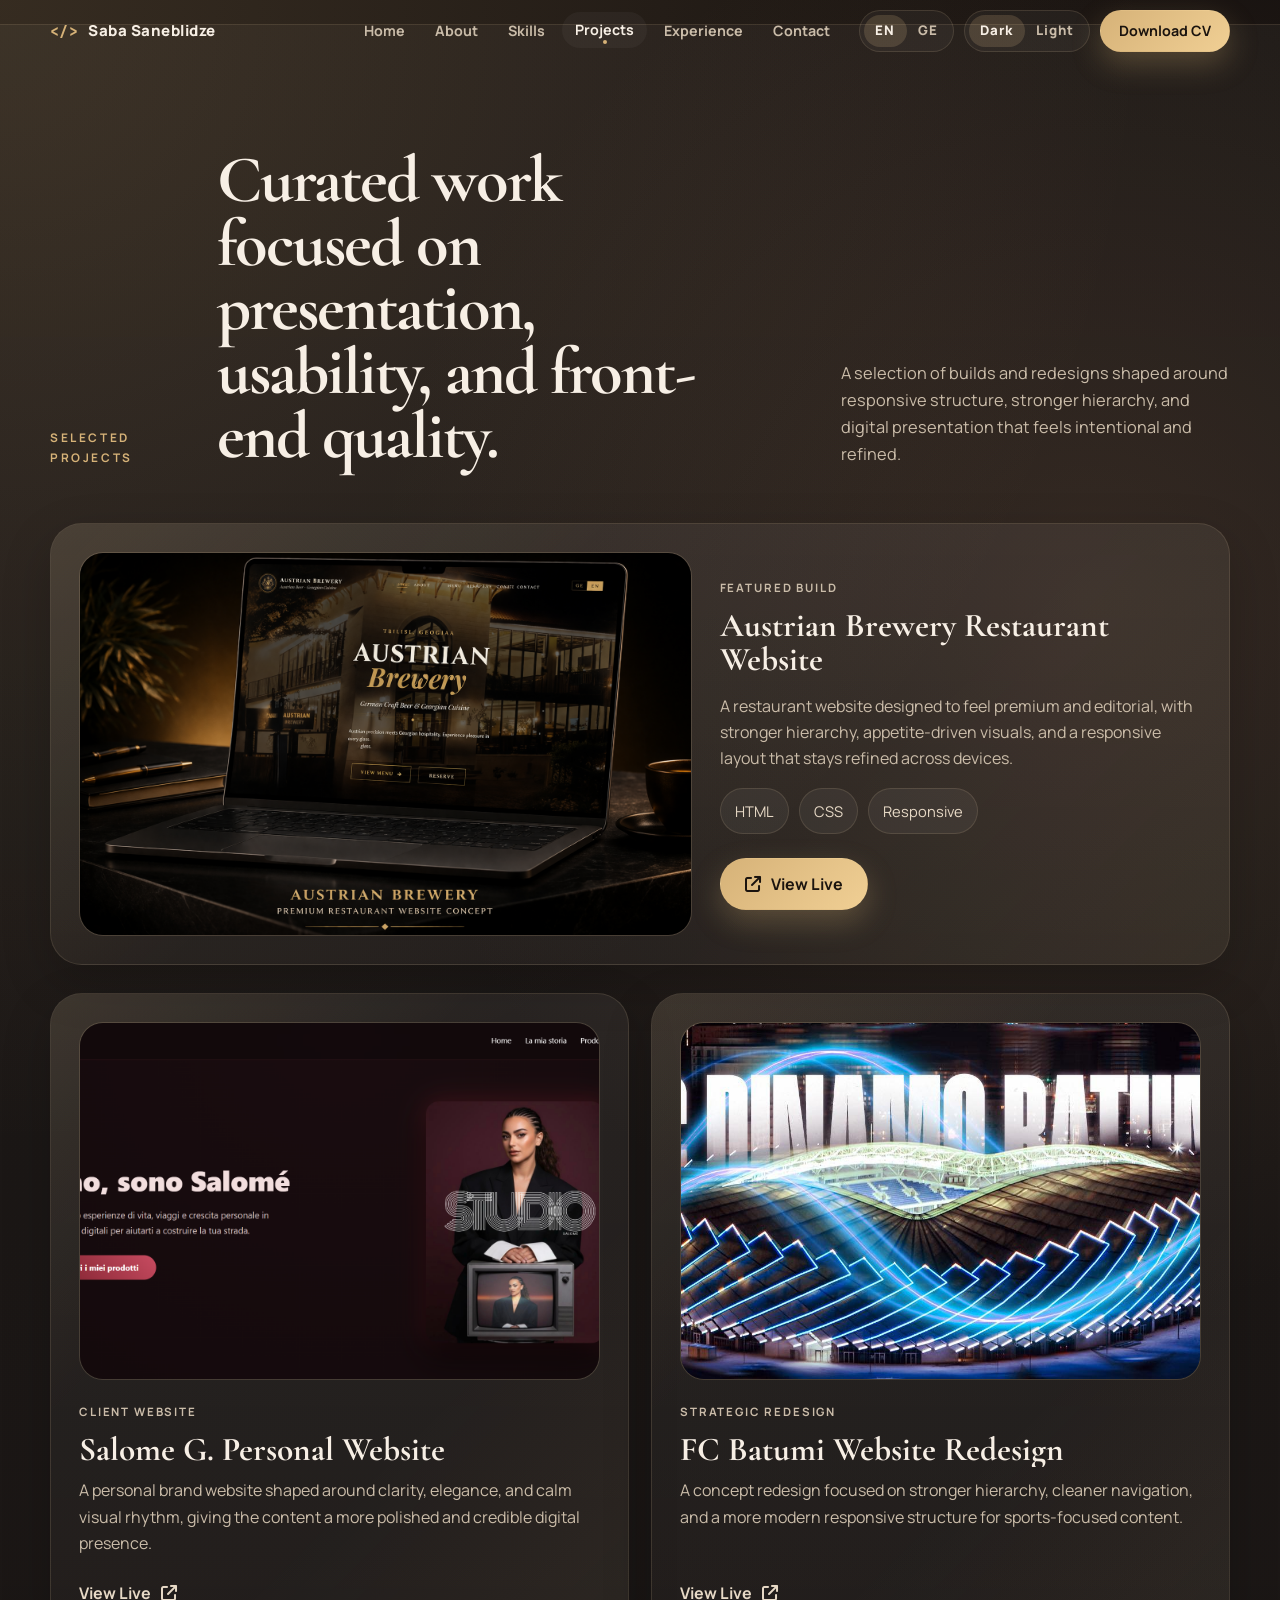
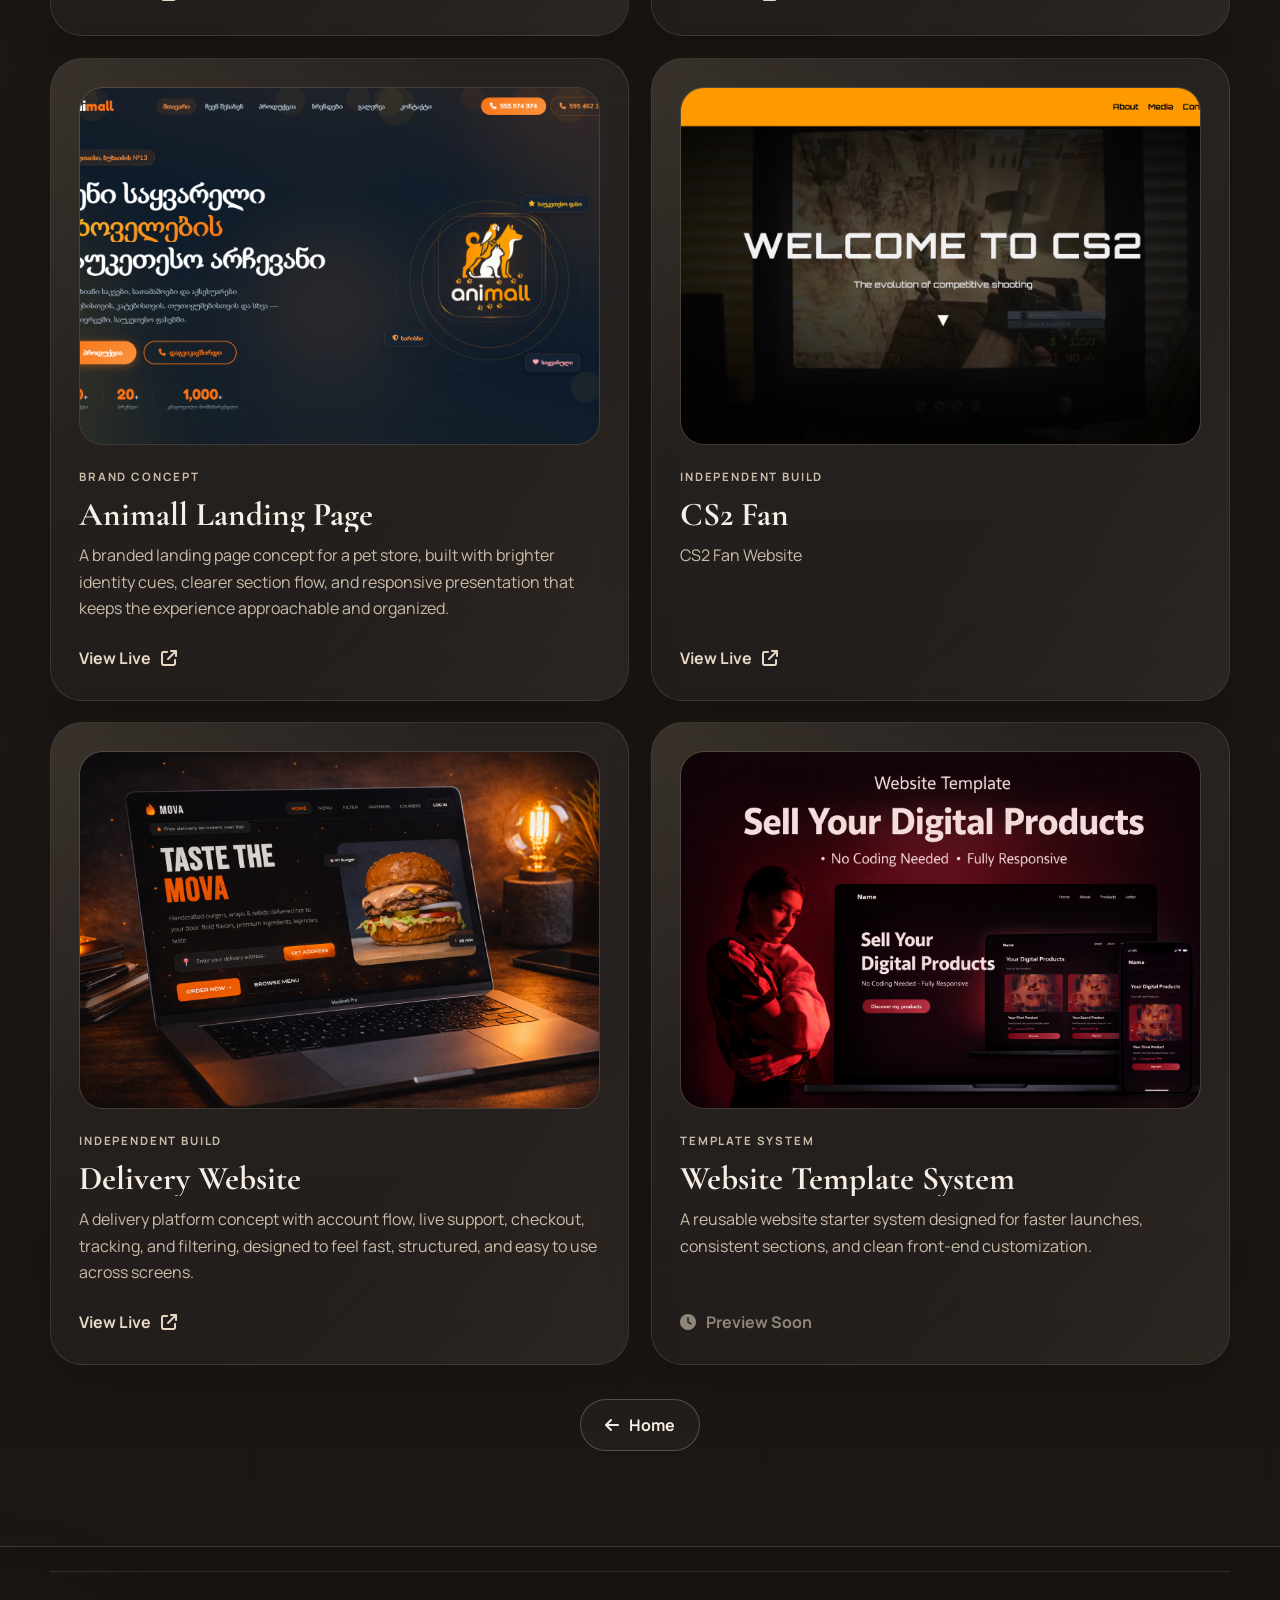
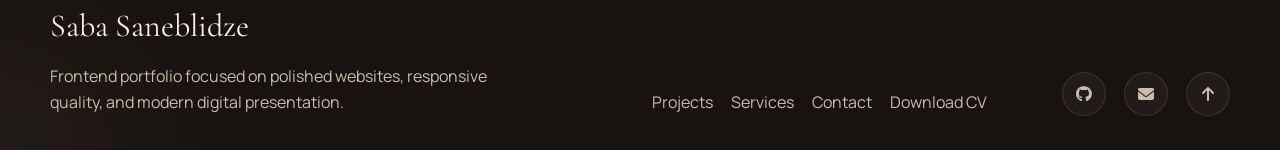
<file: projects.html>
<!DOCTYPE html>
<html lang="en">

<head>
  <meta charset="UTF-8" />
  <meta name="viewport" content="width=device-width, initial-scale=1.0" />
  <title id="pageTitle">Saba Saneblidze | Cinematic Portfolio</title>
  <meta id="metaDescription" name="description"
    content="Portfolio of Saba Saneblidze, a frontend developer creating polished, responsive websites with strong visual presentation and clean implementation." />
  <meta property="og:type" content="website" />
  <meta property="og:title" id="ogTitle" content="Saba Saneblidze | Cinematic Portfolio" />
  <meta property="og:description" id="ogDescription"
    content="Portfolio of Saba Saneblidze, a frontend developer creating polished, responsive websites with strong visual presentation and clean implementation." />
  <meta property="og:locale" id="ogLocale" content="en_US" />
  <meta id="themeColorMeta" name="theme-color" content="#14100f" />
  <link rel="preconnect" href="https://fonts.googleapis.com" />
  <link rel="preconnect" href="https://fonts.gstatic.com" crossorigin />
  <link
    href="https://fonts.googleapis.com/css2?family=Cormorant+Garamond:wght@500;600;700&family=IBM+Plex+Mono:wght@400;500&family=Manrope:wght@400;500;600;700;800&family=Noto+Sans+Georgian:wght@400;500;600;700;800&display=swap"
    rel="stylesheet" />
  <link rel="stylesheet" href="https://cdnjs.cloudflare.com/ajax/libs/font-awesome/6.5.0/css/all.min.css" />
  <link rel="stylesheet" href="style.css" />
</head>

<body>
  <div class="scroll-progress" id="scrollProgress" aria-hidden="true"></div>

  <header class="site-header" id="siteHeader">
    <div class="container header-inner">
      <a class="brand" href="index.html#home" aria-label="Saba Saneblidze home">
        <span class="brand-mark">&lt;/&gt;</span>
        <span class="brand-name">Saba Saneblidze</span>
      </a>

      <button class="menu-toggle" id="menuToggle" type="button" aria-controls="siteNav" aria-expanded="false"
        data-i18n-aria="nav.menuOpen">
        <span></span><span></span><span></span>
      </button>

      <nav class="site-nav" id="siteNav">
        <ul class="nav-links">
          <li><a href="index.html#home" class="nav-link" data-i18n="nav.home">Home</a></li>
          <li><a href="index.html#about" class="nav-link" data-i18n="nav.about">About</a></li>
          <li><a href="index.html#skills" class="nav-link" data-i18n="nav.skills">Skills</a></li>
          <li><a href="#projects" class="nav-link active" data-i18n="nav.projects">Projects</a></li>
          <li><a href="index.html#experience" class="nav-link" data-i18n="nav.experience">Experience</a></li>
          <li><a href="index.html#contact" class="nav-link" data-i18n="nav.contact">Contact</a></li>
        </ul>

        <div class="nav-actions">
          <div class="lang-switcher" role="group" aria-label="Language switcher">
            <button type="button" class="lang-btn is-active" data-lang-switch="en" aria-pressed="true">EN</button>
            <button type="button" class="lang-btn" data-lang-switch="ka" aria-pressed="false">GE</button>
          </div>
          <div class="theme-switcher" role="group" aria-label="Theme switcher">
            <button type="button" class="theme-btn is-active" data-theme-switch="dark" aria-pressed="true"
              data-i18n="theme.dark">Dark</button>
            <button type="button" class="theme-btn" data-theme-switch="light" aria-pressed="false"
              data-i18n="theme.light">Light</button>
          </div>
          <a href="CV.pdf" download class="button button-primary button-small">
            <span data-i18n="nav.downloadCv">Download CV</span>
          </a>
        </div>
      </nav>
    </div>
  </header>

  <main>
    <section class="section projects-section section-toned projects-page-section" id="projects">
      <div class="container">
        <div class="section-heading projects-intro" data-reveal="up">
          <p class="section-kicker" data-i18n="projects.kicker">Selected Work</p>
          <div class="projects-intro-main">
            <h1 class="section-title" data-i18n="projects.title">Curated work focused on presentation, usability, and
              front-end quality.</h1>
          </div>
          <div class="projects-intro-side">
            <p class="section-intro" data-i18n="projects.intro">
              A selection of builds and redesigns shaped around responsive structure, stronger hierarchy, and digital
              presentation that feels intentional and refined.
            </p>
          </div>
        </div>

        <article class="featured-project panel" data-reveal="up">
          <div class="featured-media" data-parallax="16">
            <img src="aus.png" alt="Austrian Brewery website preview" data-i18n-alt="projects.featured.alt" />
          </div>
          <div class="featured-copy">
            <p class="project-label" data-i18n="projects.featured.label">Featured Build</p>
            <h3 data-i18n="projects.featured.title">Austrian Brewery Restaurant Website</h3>
            <p data-i18n="projects.featured.body">
              A restaurant website designed to feel premium and editorial, with stronger hierarchy, appetite-driven
              visuals, and a responsive layout that stays refined across devices.
            </p>
            <ul class="project-tags">
              <li>HTML</li>
              <li>CSS</li>
              <li>Responsive</li>
            </ul>
            <div class="project-actions">
              <a href="https://sabasaneblidze.github.io/BREWERY/" target="_blank" rel="noreferrer"
                class="button button-primary">
                <i class="fa-solid fa-arrow-up-right-from-square"></i>
                <span data-i18n="projects.viewLive">View Live</span>
              </a>
            </div>
          </div>
        </article>

        <div class="projects-grid projects-archive-grid">
          <article class="project-card panel" data-reveal="up">
            <div class="project-media" data-parallax="12">
              <img src="sal.png" alt="Salome personal website preview" data-i18n-alt="projects.project1.alt" />
            </div>
            <div class="project-copy">
              <p class="project-label" data-i18n="projects.clientWork">Client Work</p>
              <h3 data-i18n="projects.project1.title">Personal Website - Salome G.</h3>
              <p data-i18n="projects.project1.body">A clean personal website designed to feel approachable, elegant,
                and easy to navigate.</p>
              <div class="project-actions">
                <a href="https://ssalomeg.github.io/" target="_blank" rel="noreferrer" class="text-link">
                  <span data-i18n="projects.viewLive">View Live</span>
                  <i class="fa-solid fa-arrow-up-right-from-square"></i>
                </a>
              </div>
            </div>
          </article>

          <article class="project-card panel" data-reveal="up" style="--delay: 120ms;">
            <div class="project-media" data-parallax="12">
              <img src="cs2.jpg" alt="FC Batumi redesign preview" data-i18n-alt="projects.project2.alt" />
            </div>
            <div class="project-copy">
              <p class="project-label" data-i18n="projects.redesign">Redesign</p>
              <h3 data-i18n="projects.project2.title">FC Batumi Website Redesign</h3>
              <p data-i18n="projects.project2.body">A modernized football club concept with improved visual hierarchy
                and a stronger responsive structure.</p>
              <div class="project-actions">
                <a href="https://sabasaneblidze.github.io/ClubBatumi/" target="_blank" rel="noreferrer"
                  class="text-link">
                  <span data-i18n="projects.viewLive">View Live</span>
                  <i class="fa-solid fa-arrow-up-right-from-square"></i>
                </a>
              </div>
            </div>
          </article>

          <article class="project-card panel" data-reveal="up" style="--delay: 220ms;">
            <div class="project-media" data-parallax="12">
              <img src="animall.png" alt="Animall pet shop preview" />
            </div>
            <div class="project-copy">
              <p class="project-label" data-i18n="projects.concept">Concept Build</p>
              <h3 data-i18n="projects.project3.title">Animall Landing Page</h3>
              <p data-i18n="projects.project3.body">A playful landing concept focused on branding clarity, engagement,
                and simple responsive structure.</p>
              <div class="project-actions">
                <a href="https://sabasaneblidze.github.io/animall/" target="_blank" rel="noreferrer" class="text-link">
                  <span data-i18n="projects.viewLive">View Live</span>
                  <i class="fa-solid fa-arrow-up-right-from-square"></i>
                </a>
              </div>
            </div>
          </article>

          <article class="project-card panel" data-reveal="up">
            <div class="project-media" data-parallax="12">
              <img src="cs2.png" alt="CS2 fan website preview" data-i18n-alt="projects.project4.alt" />
            </div>
            <div class="project-copy">
              <p class="project-label" data-i18n="projects.personalBuild">Personal Build</p>
              <h3 data-i18n="projects.project4.title">CS2 Fan Website</h3>
              <p data-i18n="projects.project4.body">A themed fan site exploring bold presentation, gaming-focused
                visuals, and animated front-end detail.</p>
              <div class="project-actions">
                <a href="https://sabasaneblidze.github.io/cs2-chemi-site" target="_blank" rel="noreferrer"
                  class="text-link">
                  <span data-i18n="projects.viewLive">View Live</span>
                  <i class="fa-solid fa-arrow-up-right-from-square"></i>
                </a>
              </div>
            </div>
          </article>

          <article class="project-card panel" data-reveal="up" style="--delay: 120ms;">
            <div class="project-media" data-parallax="12">
              <img src="mova.png" alt="Delivery website preview" data-i18n-alt="projects.project4.alt" />
            </div>
            <div class="project-copy">
              <p class="project-label" data-i18n="projects.personalBuild">Personal Build</p>
              <h3 data-i18n="projects.project5.title">Delivery Website</h3>
              <p data-i18n="projects.project5.body">A fully responsive delivery website with login/sign-up, support
                chat, checkout system, delivery time tracking, and product filtering. Built with a focus on smooth
                user experience, clean design, and functionality across all devices.</p>
              <div class="project-actions">
                <a href="https://sabasaneblidze.github.io/delivery" target="_blank" rel="noreferrer" class="text-link">
                  <span data-i18n="projects.viewLive">View Live</span>
                  <i class="fa-solid fa-arrow-up-right-from-square"></i>
                </a>
              </div>
            </div>
          </article>

          <article class="project-card panel" data-reveal="up" style="--delay: 120ms;">
            <div class="project-media" data-parallax="12">
              <img src="template.png" alt="Website template preview" data-i18n-alt="projects.project5.alt" />
            </div>
            <div class="project-copy">
              <p class="project-label" data-i18n="projects.template">Template</p>
              <h3 data-i18n="projects.project6.title">Website Template System</h3>
              <p data-i18n="projects.project6.body">A reusable starter structure prepared for rapid setup, clean
                sections, and project-ready customization.</p>
              <div class="project-actions">
                <span class="text-link is-disabled">
                  <i class="fa-solid fa-clock"></i>
                  <span data-i18n="projects.previewSoon">Preview Soon</span>
                </span>
              </div>
            </div>
          </article>
        </div>

        <div class="projects-page-actions" data-reveal="up">
          <a href="index.html#home" class="button button-secondary">
            <i class="fa-solid fa-arrow-left"></i>
            <span data-i18n="nav.home">Home</span>
          </a>
        </div>
      </div>
    </section>
  </main>

  <footer class="site-footer">
    <div class="container footer-inner">
      <div>
        <p class="footer-brand">Saba Saneblidze</p>
        <p class="footer-copy" data-i18n="footer.copy">Cinematic front-end portfolio built for clarity, polish, and
          steady growth.</p>
      </div>
      <div class="footer-links">
        <a href="#projects" data-i18n="footer.projects">Projects</a>
        <a href="index.html#services" data-i18n="footer.services">Services</a>
        <a href="index.html#contact" data-i18n="footer.contact">Contact</a>
        <a href="CV.pdf" download data-i18n="footer.downloadCv">Download CV</a>
      </div>
      <div class="footer-socials">
        <a href="https://github.com/sabasaneblidze" target="_blank" rel="noreferrer" aria-label="GitHub">
          <i class="fa-brands fa-github"></i>
        </a>
        <a href="mailto:saba.saneblidze.it@gmail.com" aria-label="Email">
          <i class="fa-solid fa-envelope"></i>
        </a>
        <a href="#projects" id="backToTop" aria-label="Back to top">
          <i class="fa-solid fa-arrow-up"></i>
        </a>
      </div>
    </div>
  </footer>

  <script src="script.js"></script>
</body>

</html>
</file>
<file: style.css>
/* ═══════════════════════════ DESIGN TOKENS ═══════════════════════════ */
:root {
  --bg: #14100f;
  --bg-soft: #1b1614;
  --bg-elevated: rgba(35, 28, 25, 0.9);
  --surface: rgba(30, 24, 22, 0.9);
  --surface-strong: rgba(38, 30, 27, 0.96);
  --surface-light: rgba(255, 249, 240, 0.08);
  --line: rgba(230, 206, 166, 0.14);
  --line-strong: rgba(230, 206, 166, 0.28);
  --text: #f7efe5;
  --muted: #cabca9;
  --muted-strong: #e7d9c6;
  --accent: #d6b278;
  --accent-strong: #f0cf94;
  --body-radial-a: rgba(214, 178, 120, 0.16);
  --body-radial-b: rgba(122, 91, 64, 0.24);
  --body-grad-top: #171210;
  --body-grad-mid: #14100f;
  --body-grad-bottom: #181311;
  --grid-line: rgba(255, 255, 255, 0.02);
  --section-tone: linear-gradient(180deg, rgba(255, 248, 234, 0.04), rgba(255, 248, 234, 0.02));
  --panel-bg: linear-gradient(180deg, rgba(255, 252, 247, 0.06), rgba(255, 252, 247, 0.03));
  --panel-highlight: linear-gradient(135deg, rgba(240, 207, 148, 0.09), transparent 35%, transparent 65%, rgba(240, 207, 148, 0.05));
  --soft-bg: rgba(255, 249, 240, 0.04);
  --soft-bg-strong: rgba(255, 249, 240, 0.06);
  --header-glass: rgba(22, 17, 15, 0.82);
  --header-rest: rgba(18, 14, 13, 0.18);
  --floating-bg: rgba(19, 15, 14, 0.78);
  --button-secondary-bg: rgba(255, 249, 240, 0.03);
  --button-secondary-hover: rgba(255, 249, 240, 0.06);
  --shadow: 0 24px 80px rgba(0, 0, 0, 0.32);
  --shadow-soft: 0 18px 50px rgba(0, 0, 0, 0.2);
  --radius-xl: 32px;
  --radius-lg: 24px;
  --radius-md: 18px;
  --radius-sm: 12px;
  --container: 1180px;
  --header-height: 18px;
  --ease: cubic-bezier(0.22, 1, 0.36, 1);
}

/* ═══════════════════════════ LIGHT THEME ═══════════════════════════ */
html[data-theme="light"] {
  --bg: #f4ede2;
  --bg-soft: #ece2d3;
  --bg-elevated: rgba(245, 237, 226, 0.92);
  --surface: rgba(255, 252, 247, 0.94);
  --surface-strong: rgba(255, 249, 242, 0.98);
  --surface-light: rgba(74, 54, 38, 0.06);
  --line: rgba(102, 72, 44, 0.14);
  --line-strong: rgba(102, 72, 44, 0.26);
  --text: #261b13;
  --muted: #705942;
  --muted-strong: #3d2d21;
  --accent: #9b6c3d;
  --accent-strong: #c48b4d;
  --body-radial-a: rgba(184, 139, 86, 0.18);
  --body-radial-b: rgba(130, 104, 75, 0.16);
  --body-grad-top: #fbf7f1;
  --body-grad-mid: #f4ede2;
  --body-grad-bottom: #efe4d5;
  --grid-line: rgba(70, 47, 28, 0.04);
  --section-tone: linear-gradient(180deg, rgba(155, 108, 61, 0.05), rgba(155, 108, 61, 0.02));
  --panel-bg: linear-gradient(180deg, rgba(255, 255, 255, 0.82), rgba(249, 241, 231, 0.72));
  --panel-highlight: linear-gradient(135deg, rgba(196, 139, 77, 0.08), transparent 35%, transparent 65%, rgba(155, 108, 61, 0.04));
  --soft-bg: rgba(72, 51, 34, 0.05);
  --soft-bg-strong: rgba(72, 51, 34, 0.08);
  --header-glass: rgba(249, 241, 231, 0.92);
  --header-rest: rgba(250, 244, 236, 0.4);
  --floating-bg: rgba(255, 249, 242, 0.92);
  --button-secondary-bg: rgba(72, 51, 34, 0.04);
  --button-secondary-hover: rgba(72, 51, 34, 0.08);
  --shadow: 0 26px 80px rgba(78, 56, 37, 0.12);
  --shadow-soft: 0 18px 48px rgba(78, 56, 37, 0.1);
}

/* ═══════════════════════════ RESET & BASE ═══════════════════════════ */
* {
  box-sizing: border-box;
}

html {
  scroll-behavior: smooth;
}

body {
  margin: 0;
  min-width: 320px;
  color: var(--text);
  background:
    radial-gradient(circle at top left, var(--body-radial-a), transparent 32%),
    radial-gradient(circle at 85% 18%, var(--body-radial-b), transparent 24%),
    linear-gradient(180deg, var(--body-grad-top) 0%, var(--body-grad-mid) 36%, var(--body-grad-bottom) 100%);
  font-family: "Manrope", "Noto Sans Georgian", sans-serif;
  line-height: 1.65;
  overflow-x: hidden;
  transition: background-color 0.35s var(--ease), color 0.35s var(--ease), background 0.35s var(--ease);
}

body::before {
  content: "";
  position: fixed;
  inset: 0;
  background-image: linear-gradient(var(--grid-line) 1px, transparent 1px),
    linear-gradient(90deg, var(--grid-line) 1px, transparent 1px);
  background-size: 90px 90px;
  opacity: 0.18;
  pointer-events: none;
  mask-image: radial-gradient(circle at center, black 30%, transparent 88%);
  z-index: 0;
}

body.menu-open {
  overflow: hidden;
}

a {
  color: inherit;
  text-decoration: none;
}

img {
  display: block;
  width: 100%;
}

button,
input,
textarea {
  font: inherit;
}

button {
  border: 0;
  background: none;
  color: inherit;
}

/* ═══════════════════════════ LAYOUT ═══════════════════════════ */
.container {
  width: min(var(--container), calc(100% - 40px));
  margin: 0 auto;
}

.section {
  position: relative;
  padding: 120px 0;
}

.section-toned::before {
  content: "";
  position: absolute;
  inset: 24px 0;
  background: var(--section-tone);
  border-top: 1px solid var(--line);
  border-bottom: 1px solid var(--line);
  pointer-events: none;
}

.section-heading {
  position: relative;
  z-index: 1;
  display: grid;
  grid-template-columns: 180px minmax(0, 1fr);
  gap: 28px;
  margin-bottom: 56px;
  align-items: start;
}

.section-kicker {
  margin: 0;
  color: var(--accent);
  text-transform: uppercase;
  letter-spacing: 0.22em;
  font-size: 0.74rem;
  font-weight: 700;
}

.section-title,
.hero-title {
  margin: 0;
  font-family: "Cormorant Garamond", serif;
  line-height: 0.96;
  letter-spacing: -0.03em;
}

.section-title {
  font-size: clamp(2.6rem, 5.2vw, 4.5rem);
  max-width: 13ch;
}

.section-intro {
  max-width: 700px;
  margin: 16px 0 0;
  color: var(--muted);
  font-size: 1.02rem;
}

.projects-intro {
  grid-template-columns: minmax(120px, 0.24fr) minmax(0, 1.06fr) minmax(260px, 0.7fr);
  gap: 24px 34px;
  align-items: end;
}

.projects-intro .section-kicker {
  padding-top: 14px;
}

.projects-intro-main,
.projects-intro-side {
  min-width: 0;
}

.projects-intro .section-title {
  max-width: 15ch;
}

.projects-intro .section-intro {
  max-width: 34rem;
  margin: 0;
}

/* ═══════════════════════════ PANEL ═══════════════════════════ */
.panel {
  position: relative;
  border: 1px solid var(--line);
  border-radius: var(--radius-xl);
  background: var(--panel-bg);
  box-shadow: var(--shadow-soft);
  overflow: hidden;
  transition: border-color 0.35s var(--ease), transform 0.35s var(--ease), box-shadow 0.35s var(--ease);
}

.panel::before {
  content: "";
  position: absolute;
  inset: 0;
  background: var(--panel-highlight);
  pointer-events: none;
}

.panel:hover {
  border-color: rgba(240, 207, 148, 0.22);
  box-shadow: var(--shadow);
}

/* ═══════════════════════════ BUTTONS ═══════════════════════════ */
.button {
  display: inline-flex;
  align-items: center;
  justify-content: center;
  gap: 10px;
  min-height: 52px;
  padding: 0 24px;
  border-radius: 999px;
  border: 1px solid transparent;
  font-weight: 700;
  transition: transform 0.35s var(--ease), background-color 0.35s var(--ease),
    border-color 0.35s var(--ease), color 0.35s var(--ease), box-shadow 0.35s var(--ease);
  cursor: pointer;
}

.button:hover {
  transform: translateY(-2px);
}

.button:active {
  transform: translateY(0) scale(0.98);
}

.button-primary {
  background: linear-gradient(135deg, var(--accent), var(--accent-strong));
  color: #1a130e;
  box-shadow: 0 12px 30px rgba(214, 178, 120, 0.28);
}

.button-primary:hover {
  box-shadow: 0 18px 40px rgba(214, 178, 120, 0.38);
}

.button-secondary {
  border-color: var(--line-strong);
  background: var(--button-secondary-bg);
  color: var(--text);
}

.button-secondary:hover {
  border-color: rgba(240, 207, 148, 0.48);
  background: var(--button-secondary-hover);
}

.button-small {
  min-height: 42px;
  padding: 0 18px;
  font-size: 0.89rem;
  line-height: 1;
  white-space: nowrap;
}

.button-large {
  min-height: 58px;
  padding: 0 32px;
  font-size: 1.02rem;
}

.text-link {
  display: inline-flex;
  align-items: center;
  gap: 10px;
  color: var(--muted-strong);
  font-weight: 700;
  transition: gap 0.35s var(--ease), color 0.35s var(--ease);
}

.text-link:hover {
  gap: 14px;
  color: var(--accent-strong);
}

.text-link.is-disabled {
  opacity: 0.56;
  pointer-events: none;
}

/* ═══════════════════════════ SCROLL PROGRESS ═══════════════════════════ */
.scroll-progress {
  position: fixed;
  top: 0;
  left: 0;
  z-index: 1200;
  width: 0;
  height: 3px;
  background: linear-gradient(90deg, var(--accent), var(--accent-strong));
  border-radius: 0 2px 2px 0;
}

.site-header {
  position: fixed;
  inset: 0 0 auto;
  z-index: 1000;
  padding: 10px 0;
  transition: padding 0.35s var(--ease), background-color 0.35s var(--ease),
    backdrop-filter 0.35s var(--ease), border-color 0.35s var(--ease);
}

.site-header::before {
  content: "";
  position: absolute;
  inset: 5px 24px auto;
  height: calc(100% - 10px);
  border-radius: 999px;
  background: var(--header-rest);
  border: 1px solid transparent;
  opacity: 0;
  transition: opacity 0.35s var(--ease), background-color 0.35s var(--ease), border-color 0.35s var(--ease);
}

.site-header.is-scrolled {
  padding: 8px 0;
}

.site-header.is-scrolled::before {
  opacity: 1;
  background: var(--header-glass);
  border-color: rgba(240, 207, 148, 0.12);
  backdrop-filter: blur(18px);
}

.header-inner {
  position: relative;
  display: flex;
  align-items: center;
  justify-content: space-between;
  gap: 18px;
}

.brand {
  position: relative;
  z-index: 2;
  display: inline-flex;
  align-items: center;
  gap: 10px;
  font-weight: 800;
  letter-spacing: 0.03em;
}

.brand-mark {
  color: var(--accent);
  font-family: "IBM Plex Mono", monospace;
  font-size: 0.92rem;
}

.brand-name {
  font-size: 0.94rem;
}

.site-nav {
  display: flex;
  align-items: center;
  gap: 16px;
}

.nav-links {
  display: flex;
  align-items: center;
  gap: 4px;
  margin: 0;
  padding: 0;
  list-style: none;
}

.nav-link {
  position: relative;
  display: inline-flex;
  align-items: center;
  min-height: 36px;
  padding: 0 13px;
  border-radius: 999px;
  color: var(--muted);
  font-size: 0.89rem;
  font-weight: 700;
  transition: color 0.3s var(--ease), background-color 0.3s var(--ease), transform 0.3s var(--ease);
}

.nav-link:hover,
.nav-link.active {
  color: var(--text);
  background: var(--soft-bg);
  transform: translateY(-1px);
}

.nav-link.active::after {
  content: '';
  position: absolute;
  bottom: 4px;
  left: 50%;
  transform: translateX(-50%);
  width: 4px;
  height: 4px;
  border-radius: 50%;
  background: var(--accent);
}

.nav-actions {
  display: flex;
  align-items: center;
  gap: 10px;
}

.lang-switcher,
.theme-switcher {
  display: inline-flex;
  padding: 4px;
  border: 1px solid var(--line);
  border-radius: 999px;
  background: var(--soft-bg);
}

.lang-btn,
.theme-btn {
  min-width: 42px;
  min-height: 32px;
  padding: 0 11px;
  border-radius: 999px;
  color: var(--muted);
  font-size: 0.83rem;
  font-weight: 800;
  letter-spacing: 0.08em;
  transition: background-color 0.3s var(--ease), color 0.3s var(--ease), transform 0.3s var(--ease);
}

.theme-btn {
  min-width: 56px;
}

/* was 64px */

.lang-btn:hover,
.theme-btn:hover {
  transform: translateY(-1px);
}

.lang-btn.is-active,
.theme-btn.is-active {
  background: rgba(240, 207, 148, 0.16);
  color: var(--text);
}

.menu-toggle {
  position: relative;
  z-index: 2;
  display: none;
  width: 48px;
  height: 48px;
  padding: 0;
  border: 1px solid var(--line);
  border-radius: 50%;
  background: var(--soft-bg);
}

.menu-toggle span {
  position: absolute;
  left: 14px;
  width: 20px;
  height: 2px;
  background: var(--text);
  border-radius: 999px;
  transition: transform 0.3s var(--ease), opacity 0.3s var(--ease);
}

.menu-toggle span:nth-child(1) {
  top: 17px;
}

.menu-toggle span:nth-child(2) {
  top: 23px;
}

.menu-toggle span:nth-child(3) {
  top: 29px;
}

body.menu-open .menu-toggle span:nth-child(1) {
  transform: translateY(6px) rotate(45deg);
}

body.menu-open .menu-toggle span:nth-child(2) {
  opacity: 0;
}

body.menu-open .menu-toggle span:nth-child(3) {
  transform: translateY(-6px) rotate(-45deg);
}

/* ═══════════════════════════ HERO ═══════════════════════════ */
.hero {
  min-height: 100svh;
  padding-top: calc(var(--header-height) + 42px);
  display: flex;
  align-items: center;
}

.hero-ambient {
  position: absolute;
  inset: 0;
  overflow: hidden;
  pointer-events: none;
}

.hero-orb {
  position: absolute;
  width: 44vw;
  aspect-ratio: 1;
  border-radius: 50%;
  filter: blur(10px);
  opacity: 0.45;
}

.hero-orb-left {
  top: 2%;
  left: -12%;
  background: radial-gradient(circle, rgba(214, 178, 120, 0.32), transparent 65%);
}

.hero-orb-right {
  right: -12%;
  bottom: 4%;
  background: radial-gradient(circle, rgba(120, 87, 59, 0.28), transparent 68%);
}

.hero-grid {
  position: absolute;
  inset: 10% 8%;
  border: 0;
}

.hero-layout {
  position: relative;
  z-index: 1;
  display: grid;
  grid-template-columns: minmax(0, 1.05fr) minmax(340px, 0.95fr);
  gap: 48px;
  align-items: center;
}

.hero-title {
  display: grid;
  gap: 12px;
  font-size: clamp(3.8rem, 9vw, 7.8rem);
}

.hero-title-main {
  display: block;
}

.hero-title-sub {
  display: block;
  color: var(--muted-strong);
  font-size: clamp(2.2rem, 5vw, 4rem);
}

.hero-rotating {
  color: var(--accent-strong);
  transition: opacity 0.3s var(--ease), transform 0.3s var(--ease);
}

.hero-rotating.is-switching {
  opacity: 0;
  transform: translateY(10px);
}

.hero-text {
  max-width: 640px;
  margin: 26px 0 0;
  color: var(--muted);
  font-size: 1.08rem;
}

.hero-actions {
  display: flex;
  flex-wrap: wrap;
  gap: 14px;
  margin-top: 34px;
}

.hero-stats {
  display: grid;
  grid-template-columns: repeat(3, minmax(0, 1fr));
  gap: 14px;
  margin: 42px 0 0;
  padding: 0;
  list-style: none;
}

.hero-stats li {
  padding: 18px 20px;
  border: 1px solid var(--line);
  border-radius: var(--radius-md);
  background: var(--soft-bg);
  transition: border-color 0.35s var(--ease), background-color 0.35s var(--ease);
}

.hero-stats li:hover {
  border-color: rgba(240, 207, 148, 0.22);
  background: var(--soft-bg-strong);
}

.hero-stat-number {
  display: block;
  font-family: "Cormorant Garamond", serif;
  font-size: 2.4rem;
  line-height: 1;
  color: var(--accent-strong);
}

.hero-stat-label {
  display: block;
  margin-top: 6px;
  color: var(--muted);
  font-size: 0.88rem;
}

/* ═══════ HERO STAGE — FIX: restructured to prevent overlap ═══════ */
/* Cards now flow below portrait; chips never escape the frame */
.hero-stage {
  position: relative;
  display: flex;
  flex-direction: column;
  gap: 14px;
  padding: 24px;
  border: 1px solid var(--line);
  border-radius: var(--radius-xl);
  background: var(--panel-bg);
  box-shadow: var(--shadow-soft);
  isolation: isolate;
  overflow: visible;
  /* allow parallax without clipping */
}

.hero-stage::before {
  content: "";
  position: absolute;
  inset: 0;
  background: var(--panel-highlight);
  border-radius: var(--radius-xl);
  pointer-events: none;
}

.portrait-frame {
  position: relative;
  z-index: 2;
  width: 100%;
  padding: 0;
  border-radius: 26px;
  background: linear-gradient(180deg, var(--surface-light), var(--button-secondary-bg));
  border: 1px solid var(--line);
  box-shadow: var(--shadow);
  overflow: hidden;
}

.portrait-border {
  position: absolute;
  inset: 10px;
  border: 1px solid rgba(240, 207, 148, 0.18);
  border-radius: 20px;
  pointer-events: none;
  z-index: 3;
}

.portrait-frame img {
  aspect-ratio: 4 / 4.2;
  object-fit: cover;
  border-radius: 0;
  display: block;
  width: 100%;
  transition: transform 0.8s var(--ease);
}

.portrait-frame:hover img {
  transform: scale(1.02);
}

.portrait-caption {
  display: flex;
  justify-content: space-between;
  gap: 14px;
  padding: 14px 18px;
  border-top: 1px solid var(--line);
}

/* FIX: hero-float-row puts the two cards side-by-side BELOW the portrait */
.hero-float-row {
  display: grid;
  grid-template-columns: 1fr 1fr;
  gap: 12px;
}

/* FIX: floating-card now static (was absolute — caused overlap) */
.floating-card {
  position: static;
  width: auto;
  max-width: none;
  padding: 16px 18px;
  border-radius: var(--radius-md);
  border: 1px solid var(--line);
  background: var(--floating-bg);
  backdrop-filter: blur(16px);
  box-shadow: var(--shadow-soft);
  transition: border-color 0.35s var(--ease);
}

.floating-card:hover {
  border-color: rgba(240, 207, 148, 0.22);
}

.availability-card {
  /* reset old positioning */
  top: unset;
  right: unset;
}

.code-card {
  display: grid;
  gap: 6px;
  font-family: "IBM Plex Mono", monospace;
  font-size: 0.78rem;
  left: unset;
  bottom: unset;
}

.code-key {
  color: var(--accent-strong);
}

.floating-value,
.code-line {
  color: var(--muted-strong);
}

.floating-label {
  color: var(--accent);
  text-transform: uppercase;
  letter-spacing: 0.16em;
  font-size: 0.68rem;
  font-weight: 700;
  margin: 0 0 6px;
}

.floating-value {
  margin: 0;
  font-size: 0.88rem;
}

/* FIX: hero-chips now static, wraps cleanly, never overflows */
.hero-chips {
  display: flex;
  flex-wrap: wrap;
  gap: 8px;
  margin: 0;
  padding: 0;
  list-style: none;
  width: 100%;
}

.hero-chips li {
  padding: 8px 14px;
  border-radius: 999px;
  border: 1px solid var(--line);
  background: var(--soft-bg);
  color: var(--muted-strong);
  font-size: 0.86rem;
  white-space: nowrap;
  transition: border-color 0.3s var(--ease), color 0.3s var(--ease);
}

.hero-chips li:hover {
  border-color: rgba(240, 207, 148, 0.28);
  color: var(--accent-strong);
}

.scroll-cue {
  position: absolute;
  left: 50%;
  bottom: 34px;
  transform: translateX(-50%);
  display: inline-flex;
  align-items: center;
  gap: 10px;
  color: var(--muted);
  font-size: 0.92rem;
  transition: color 0.3s var(--ease);
}

.scroll-cue:hover {
  color: var(--text);
}

.caption-label,
.meta-label,
.project-label,
.experience-date {
  color: var(--accent);
  text-transform: uppercase;
  letter-spacing: 0.16em;
  font-size: 0.72rem;
  font-weight: 700;
}

.caption-value {
  color: var(--muted-strong);
  font-weight: 700;
}

/* ═══════════════════════════ ABOUT ═══════════════════════════ */
.about-grid,
.contact-layout {
  display: grid;
  grid-template-columns: minmax(300px, 0.9fr) minmax(0, 1.1fr);
  gap: 28px;
}

.about-panel,
.contact-panel,
.form-panel,
.stack-panel,
.strengths-panel,
.service-panel,
.featured-project,
.experience-card,
.project-card {
  padding: 28px;
}

.about-photo-wrap {
  border-radius: 24px;
  overflow: hidden;
}

.about-photo-wrap img {
  aspect-ratio: 4 / 4.7;
  object-fit: cover;
}

.about-summary {
  margin-top: 22px;
}

.about-summary-title,
.panel-head h3,
.featured-copy h3,
.project-copy h3,
.experience-card h3 {
  margin: 0 0 10px;
  font-family: "Cormorant Garamond", serif;
  font-size: clamp(1.7rem, 2.6vw, 2.5rem);
  line-height: 1.02;
}

.about-copy p {
  margin: 0 0 18px;
  color: var(--muted);
}

.about-lead {
  color: var(--muted-strong) !important;
  font-size: 1.08rem;
}

.about-meta {
  display: grid;
  grid-template-columns: repeat(2, minmax(0, 1fr));
  gap: 18px;
  margin-top: 28px;
}

.about-meta strong,
.contact-item a,
.contact-item span:last-child,
.experience-company {
  display: block;
  margin-top: 8px;
  color: var(--muted-strong);
  font-weight: 700;
}

/* ═══════════════════════════ SKILLS ═══════════════════════════ */
.skills-layout {
  display: grid;
  grid-template-columns: repeat(6, minmax(0, 1fr));
  gap: 22px;
}

.service-panel {
  grid-column: span 2;
  min-height: 220px;
}

.service-index {
  display: inline-flex;
  align-items: center;
  justify-content: center;
  width: 42px;
  height: 42px;
  border-radius: 50%;
  background: rgba(240, 207, 148, 0.1);
  color: var(--accent-strong);
  font-family: "IBM Plex Mono", monospace;
  font-size: 0.82rem;
}

.service-panel h3 {
  margin: 22px 0 12px;
  font-size: 1.4rem;
  font-family: "Cormorant Garamond", serif;
}

.service-panel p,
.panel-head p,
.featured-copy p,
.project-copy p,
.experience-card p,
.contact-note,
.field span,
.footer-copy {
  color: var(--muted);
}

.stack-panel,
.strengths-panel {
  grid-column: span 3;
}

.panel-head {
  margin-bottom: 26px;
}

.skill-bars {
  display: grid;
  gap: 20px;
}

.skill-label {
  display: flex;
  justify-content: space-between;
  gap: 14px;
  margin-bottom: 10px;
  color: var(--muted-strong);
  font-weight: 600;
}

.skill-track {
  height: 10px;
  border-radius: 999px;
  background: rgba(255, 249, 240, 0.06);
  overflow: hidden;
}

.skill-track span {
  display: block;
  height: 100%;
  border-radius: inherit;
  background: linear-gradient(90deg, var(--accent), var(--accent-strong));
  transform-origin: left;
}

.tag-list,
.project-tags {
  display: flex;
  flex-wrap: wrap;
  gap: 10px;
  margin: 0;
  padding: 0;
  list-style: none;
}

.tag-list li,
.project-tags li,
.language-list span {
  padding: 10px 14px;
  border: 1px solid var(--line);
  border-radius: 999px;
  background: rgba(255, 249, 240, 0.05);
  color: var(--muted-strong);
  font-size: 0.92rem;
  transition: border-color 0.3s var(--ease), color 0.3s var(--ease);
}

.tag-list li:hover {
  border-color: rgba(240, 207, 148, 0.28);
  color: var(--accent-strong);
}

.language-block {
  margin-top: 28px;
}

.language-block h4 {
  margin: 0 0 14px;
  font-size: 1rem;
}

.language-list {
  display: flex;
  flex-direction: column;
  gap: 10px;
}

.language-list span {
  display: flex;
  justify-content: space-between;
  gap: 16px;
}

.language-list em {
  font-style: normal;
  color: var(--muted);
}

/* ═══════════════════════════ SERVICES (NEW) ═══════════════════════════ */
.services-grid {
  display: grid;
  grid-template-columns: repeat(3, minmax(0, 1fr));
  gap: 22px;
}

.services-card {
  padding: 32px 28px;
  cursor: default;
}

.services-card-icon {
  display: flex;
  align-items: center;
  justify-content: center;
  width: 52px;
  height: 52px;
  border-radius: 16px;
  background: rgba(240, 207, 148, 0.1);
  color: var(--accent-strong);
  font-size: 1.3rem;
  margin-bottom: 22px;
  transition: background-color 0.35s var(--ease), transform 0.35s var(--ease);
}

.services-card:hover .services-card-icon {
  background: rgba(240, 207, 148, 0.18);
  transform: scale(1.06);
}

.services-card h3 {
  margin: 0 0 12px;
  font-family: "Cormorant Garamond", serif;
  font-size: 1.5rem;
  line-height: 1.1;
}

.services-card p {
  margin: 0;
  color: var(--muted);
  font-size: 0.97rem;
}

/* ═══════════════════════════ PROJECTS ═══════════════════════════ */
.featured-project {
  display: grid;
  grid-template-columns: minmax(0, 1.12fr) minmax(320px, 0.88fr);
  gap: 28px;
  margin-bottom: 28px;
  align-items: center;
}

.featured-media,
.project-media {
  position: relative;
  overflow: hidden;
  border-radius: 24px;
  border: 1px solid rgba(240, 207, 148, 0.12);
  background: var(--soft-bg);
}

.featured-media img {
  aspect-ratio: 16 / 10;
  object-fit: cover;
  transition: transform 0.8s var(--ease);
}

.project-actions {
  display: flex;
  align-items: center;
  gap: 14px;
  margin-top: 24px;
}

.projects-grid {
  display: grid;
  grid-template-columns: repeat(2, minmax(0, 1fr));
  gap: 22px;
  align-items: stretch;
}

.project-card {
  display: flex;
  flex-direction: column;
  height: 100%;
}

.project-media {
  aspect-ratio: 16 / 11;
  flex-shrink: 0;
}

.projects-preview-grid .project-card-feature-match {
  grid-column: 1 / -1;
  display: grid;
  grid-template-columns: minmax(0, 1.12fr) minmax(320px, 0.88fr);
  gap: 28px;
  align-items: center;
}

.projects-preview-grid .project-card-feature-match .project-media,
.projects-preview-grid .project-card-feature-match .project-media img {
  aspect-ratio: 16 / 10;
}

.projects-preview-grid .project-card-feature-match .project-copy {
  margin-top: 0;
}

.projects-more,
.projects-page-actions {
  display: flex;
  justify-content: center;
  margin-top: 34px;
}

.project-media img {
  aspect-ratio: 16 / 11;
  display: block;
  width: 100%;
  height: 100%;
  object-fit: cover;
  transition: transform 0.8s var(--ease);
}

.project-card:hover .project-media img,
.featured-project:hover .featured-media img {
  transform: scale(1.04);
}

.project-copy {
  margin-top: 22px;
  display: flex;
  flex: 1;
  flex-direction: column;
  min-height: 0;
}

.project-label {
  margin: 0 0 12px;
}

.project-copy h3 {
  display: -webkit-box;
  overflow: hidden;
  -webkit-box-orient: vertical;
  -webkit-line-clamp: 2;
  line-clamp: 2;
}

.project-copy p:not(.project-label) {
  margin: 0;
  display: -webkit-box;
  overflow: hidden;
  -webkit-box-orient: vertical;
  -webkit-line-clamp: 4;
  line-clamp: 4;
}

.project-actions {
  margin-top: auto;
  padding-top: 24px;
}

.projects-page-section {
  padding-top: 148px;
}

/* ═══════════════════════════ PROCESS (NEW) ═══════════════════════════ */
.process-grid {
  display: grid;
  grid-template-columns: repeat(3, minmax(0, 1fr));
  gap: 22px;
}

.process-step {
  padding: 28px 28px 32px;
}

.process-num-wrap {
  display: flex;
  align-items: center;
  gap: 12px;
  margin-bottom: 20px;
}

.process-num {
  font-family: "IBM Plex Mono", monospace;
  font-size: 1.05rem;
  color: var(--accent-strong);
  font-weight: 700;
  letter-spacing: 0.04em;
  flex-shrink: 0;
}

.process-connector {
  flex: 1;
  height: 1px;
  background: linear-gradient(90deg, rgba(240, 207, 148, 0.3), transparent);
}

.process-step h3 {
  margin: 0 0 12px;
  font-family: "Cormorant Garamond", serif;
  font-size: 1.5rem;
  line-height: 1.1;
}

.process-step p {
  margin: 0;
  color: var(--muted);
  font-size: 0.97rem;
}

/* ═══════════════════════════ EXPERIENCE ═══════════════════════════ */
.experience-grid {
  display: grid;
  grid-template-columns: repeat(3, minmax(0, 1fr));
  gap: 22px;
}

.experience-card-top {
  display: flex;
  align-items: center;
  justify-content: space-between;
  gap: 12px;
  margin-bottom: 18px;
}

.experience-icon {
  display: flex;
  align-items: center;
  justify-content: center;
  width: 40px;
  height: 40px;
  border-radius: 12px;
  background: rgba(240, 207, 148, 0.1);
  color: var(--accent-strong);
  font-size: 1rem;
  flex-shrink: 0;
}

/* ═══════════════════════════ WHY HIRE ME (NEW) ═══════════════════════════ */
.why-grid {
  display: grid;
  grid-template-columns: repeat(2, minmax(0, 1fr));
  gap: 22px;
}

.why-card {
  display: flex;
  gap: 20px;
  align-items: flex-start;
  padding: 32px 28px;
}

.why-icon {
  display: flex;
  align-items: center;
  justify-content: center;
  width: 50px;
  height: 50px;
  border-radius: 16px;
  background: rgba(240, 207, 148, 0.1);
  color: var(--accent-strong);
  font-size: 1.2rem;
  flex-shrink: 0;
  transition: background-color 0.35s var(--ease), transform 0.35s var(--ease);
}

.why-card:hover .why-icon {
  background: rgba(240, 207, 148, 0.18);
  transform: scale(1.06) rotate(-4deg);
}

.why-body h3 {
  margin: 0 0 10px;
  font-size: 1.15rem;
  font-weight: 700;
  color: var(--muted-strong);
}

.why-body p {
  margin: 0;
  color: var(--muted);
  font-size: 0.97rem;
}

/* ═══════════════════════════ TESTIMONIALS (NEW) ═══════════════════════════ */
.testimonials-grid {
  display: grid;
  grid-template-columns: repeat(3, minmax(0, 1fr));
  gap: 22px;
}

.testimonial-card {
  padding: 32px 28px;
  display: flex;
  flex-direction: column;
  justify-content: space-between;
}

.testimonial-quote {
  position: relative;
  font-size: 1rem;
  color: var(--muted-strong);
  line-height: 1.75;
  margin: 0 0 28px;
  padding-top: 40px;
}

.testimonial-quote::before {
  content: '"';
  position: absolute;
  top: 0;
  left: 0;
  color: var(--accent);
  font-family: "Cormorant Garamond", serif;
  font-size: 3.5rem;
  line-height: 1;
}

.testimonial-author {
  display: flex;
  align-items: center;
  gap: 14px;
  padding-top: 20px;
  border-top: 1px solid var(--line);
}

.testimonial-avatar {
  width: 44px;
  height: 44px;
  border-radius: 50%;
  background: rgba(240, 207, 148, 0.12);
  display: flex;
  align-items: center;
  justify-content: center;
  color: var(--accent-strong);
  font-family: "Cormorant Garamond", serif;
  font-size: 1.3rem;
  font-weight: 700;
  flex-shrink: 0;
  border: 1px solid rgba(240, 207, 148, 0.2);
}

.testimonial-name {
  margin: 0;
  font-weight: 700;
  color: var(--muted-strong);
  font-size: 0.96rem;
}

.testimonial-role {
  margin: 4px 0 0;
  font-size: 0.84rem;
  color: var(--muted);
}

.testimonial-placeholder {
  border-style: dashed;
  border-color: rgba(240, 207, 148, 0.16);
}

.testimonial-placeholder-inner {
  display: flex;
  flex-direction: column;
  align-items: flex-start;
  height: 100%;
}

.testimonial-placeholder-icon {
  font-size: 2rem;
  color: rgba(240, 207, 148, 0.3);
  margin-bottom: 16px;
}

.testimonial-placeholder p {
  margin: 0;
  color: var(--muted);
  font-size: 0.97rem;
}

/* ═══════════════════════════ CTA SECTION (NEW) ═══════════════════════════ */
.cta-section {
  padding: 80px 0 100px;
}

.cta-inner {
  position: relative;
  padding: 80px 56px;
  border-radius: var(--radius-xl);
  border: 1px solid rgba(240, 207, 148, 0.2);
  background: linear-gradient(135deg, rgba(214, 178, 120, 0.07), rgba(255, 249, 240, 0.02));
  text-align: center;
  overflow: hidden;
}

.cta-orb {
  position: absolute;
  top: -60%;
  left: 50%;
  transform: translateX(-50%);
  width: 70%;
  aspect-ratio: 1;
  border-radius: 50%;
  background: radial-gradient(circle, rgba(214, 178, 120, 0.14), transparent 65%);
  pointer-events: none;
}

.cta-kicker {
  color: var(--accent);
  text-transform: uppercase;
  letter-spacing: 0.22em;
  font-size: 0.74rem;
  font-weight: 700;
  margin: 0 0 18px;
}

.cta-title {
  font-family: "Cormorant Garamond", serif;
  font-size: clamp(2.8rem, 5vw, 5rem);
  line-height: 0.96;
  letter-spacing: -0.03em;
  margin: 0 0 22px;
  max-width: 12ch;
  margin-left: auto;
  margin-right: auto;
}

.cta-body {
  color: var(--muted);
  max-width: 520px;
  margin: 0 auto 44px;
  font-size: 1.02rem;
}

.cta-actions {
  display: flex;
  gap: 14px;
  justify-content: center;
  flex-wrap: wrap;
}

/* ═══════════════════════════ CONTACT ═══════════════════════════ */
.contact-list {
  display: grid;
  gap: 24px;
}

.contact-tools {
  display: flex;
  flex-direction: column;
  align-items: flex-start;
  gap: 16px;
  margin-top: 36px;
}

.contact-form {
  display: grid;
  gap: 18px;
}

.field-grid {
  display: grid;
  grid-template-columns: repeat(2, minmax(0, 1fr));
  gap: 16px;
}

.field {
  display: grid;
  gap: 10px;
}

.field input,
.field textarea {
  width: 100%;
  padding: 16px 18px;
  border: 1px solid var(--line);
  border-radius: 18px;
  background: var(--soft-bg);
  color: var(--text);
  outline: none;
  transition: border-color 0.3s var(--ease), background-color 0.3s var(--ease), box-shadow 0.3s var(--ease);
}

.field input::placeholder,
.field textarea::placeholder {
  color: rgba(202, 188, 169, 0.76);
}

.field input:focus,
.field textarea:focus {
  border-color: rgba(240, 207, 148, 0.5);
  background: var(--soft-bg-strong);
  box-shadow: 0 0 0 4px rgba(240, 207, 148, 0.08);
}

.form-actions {
  display: flex;
  align-items: center;
  gap: 18px;
  margin-top: 8px;
}

.form-status {
  margin: 0;
  color: var(--accent-strong);
  font-size: 0.95rem;
}

/* ═══════════════════════════ FOOTER ═══════════════════════════ */
.site-footer {
  padding: 0 0 34px;
}

.footer-inner {
  display: grid;
  grid-template-columns: 1.2fr 0.8fr auto;
  gap: 28px;
  align-items: end;
  padding: 28px 0 0;
  border-top: 1px solid var(--line);
}

.footer-brand {
  margin: 0;
  font-family: "Cormorant Garamond", serif;
  font-size: 2rem;
}

.footer-copy {
  max-width: 460px;
  margin: 10px 0 0;
}

.footer-links,
.footer-socials {
  display: flex;
  flex-wrap: wrap;
  gap: 18px;
  align-items: center;
}

.footer-links a,
.footer-socials a {
  color: var(--muted);
  transition: color 0.3s var(--ease), transform 0.3s var(--ease);
}

.footer-links a:hover,
.footer-socials a:hover {
  color: var(--text);
  transform: translateY(-2px);
}

.footer-socials a {
  display: inline-flex;
  align-items: center;
  justify-content: center;
  width: 44px;
  height: 44px;
  border-radius: 50%;
  border: 1px solid var(--line);
  background: var(--soft-bg);
  transition: color 0.3s var(--ease), border-color 0.3s var(--ease),
    background-color 0.3s var(--ease), transform 0.3s var(--ease);
}

.footer-socials a:hover {
  border-color: rgba(240, 207, 148, 0.28);
  background: var(--soft-bg-strong);
  color: var(--text);
  transform: translateY(-3px);
}

/* ═══════════════════════════ REVEAL ANIMATIONS ═══════════════════════════ */
[data-reveal] {
  opacity: 0;
  transition: opacity 0.9s var(--ease), transform 0.9s var(--ease);
  transition-delay: var(--delay, 0ms);
  will-change: transform, opacity;
}

[data-reveal="up"] {
  transform: translate3d(0, calc(34px + var(--parallax, 0px)), 0);
}

[data-reveal="left"] {
  transform: translate3d(-34px, var(--parallax, 0px), 0);
}

[data-reveal="right"] {
  transform: translate3d(34px, var(--parallax, 0px), 0);
}

[data-reveal].is-visible {
  opacity: 1;
  transform: translate3d(0, var(--parallax, 0px), 0);
}

/* ═══════════════════════════ COMMAND PALETTE (NEW) ═══════════════════════════ */
.cmd-palette {
  position: fixed;
  inset: 0;
  z-index: 2000;
  display: flex;
  align-items: flex-start;
  justify-content: center;
  padding-top: 14vh;
  opacity: 0;
  visibility: hidden;
  pointer-events: none;
  transition: opacity 0.22s var(--ease), visibility 0.22s var(--ease);
}

.cmd-palette.is-open {
  opacity: 1;
  visibility: visible;
  pointer-events: auto;
}

.cmd-backdrop {
  position: absolute;
  inset: 0;
  background: rgba(0, 0, 0, 0.56);
  backdrop-filter: blur(5px);
}

.cmd-box {
  position: relative;
  z-index: 1;
  width: min(580px, calc(100% - 32px));
  border: 1px solid rgba(240, 207, 148, 0.2);
  border-radius: var(--radius-xl);
  background: var(--header-glass);
  backdrop-filter: blur(28px);
  box-shadow: var(--shadow), 0 0 0 1px rgba(240, 207, 148, 0.06) inset;
  overflow: hidden;
  transform: translateY(-20px) scale(0.98);
  transition: transform 0.22s var(--ease);
}

.cmd-palette.is-open .cmd-box {
  transform: translateY(0) scale(1);
}

.cmd-search {
  display: flex;
  align-items: center;
  gap: 14px;
  padding: 18px 22px;
  border-bottom: 1px solid var(--line);
}

.cmd-search>i {
  color: var(--muted);
  font-size: 1rem;
  flex-shrink: 0;
}

.cmd-search input {
  flex: 1;
  border: 0;
  background: transparent;
  color: var(--text);
  font-size: 1rem;
  outline: none;
}

.cmd-search input::placeholder {
  color: var(--muted);
}

.cmd-search kbd {
  padding: 3px 8px;
  border: 1px solid var(--line);
  border-radius: 6px;
  font-size: 0.78rem;
  color: var(--muted);
  background: var(--soft-bg);
  font-family: "IBM Plex Mono", monospace;
  flex-shrink: 0;
}

.cmd-list {
  margin: 0;
  padding: 8px;
  list-style: none;
  max-height: 320px;
  overflow-y: auto;
}

.cmd-item {
  display: flex;
  align-items: center;
  gap: 14px;
  padding: 12px 14px;
  border-radius: 16px;
  cursor: pointer;
  transition: background-color 0.2s var(--ease);
}

.cmd-item:hover,
.cmd-item.is-active {
  background: var(--soft-bg-strong);
}

.cmd-item-icon {
  width: 36px;
  height: 36px;
  border-radius: 10px;
  background: rgba(240, 207, 148, 0.08);
  display: flex;
  align-items: center;
  justify-content: center;
  color: var(--accent);
  font-size: 0.9rem;
  flex-shrink: 0;
  border: 1px solid var(--line);
}

.cmd-item-label {
  font-weight: 600;
  color: var(--muted-strong);
  font-size: 0.97rem;
}

.cmd-footer {
  display: flex;
  gap: 20px;
  padding: 12px 22px;
  border-top: 1px solid var(--line);
  color: var(--muted);
  font-size: 0.8rem;
}

.cmd-footer span {
  display: flex;
  align-items: center;
  gap: 6px;
}

.cmd-footer kbd {
  padding: 2px 6px;
  border: 1px solid var(--line);
  border-radius: 4px;
  font-family: "IBM Plex Mono", monospace;
  font-size: 0.75rem;
  background: var(--soft-bg);
}

/* ═══════════════════════════ CMD HINT BUTTON ═══════════════════════════ */
.cmd-hint {
  position: fixed;
  bottom: 28px;
  right: 28px;
  z-index: 800;
  display: flex;
  align-items: center;
  gap: 8px;
  padding: 10px 16px;
  border: 1px solid var(--line);
  border-radius: 999px;
  background: var(--header-glass);
  backdrop-filter: blur(12px);
  color: var(--muted);
  font-size: 0.86rem;
  font-weight: 600;
  cursor: pointer;
  opacity: 0;
  transform: translateY(10px);
  pointer-events: none;
  transition: opacity 0.4s var(--ease), transform 0.4s var(--ease),
    color 0.3s var(--ease), border-color 0.3s var(--ease), background-color 0.3s var(--ease);
}

.cmd-hint.is-visible {
  opacity: 1;
  transform: translateY(0);
  pointer-events: auto;
}

.cmd-hint:hover {
  color: var(--text);
  border-color: rgba(240, 207, 148, 0.3);
  background: var(--bg-elevated);
  transform: translateY(-2px);
}

.cmd-hint kbd {
  font-family: "IBM Plex Mono", monospace;
  font-size: 0.8rem;
  padding: 2px 6px;
  border: 1px solid rgba(240, 207, 148, 0.2);
  border-radius: 4px;
  background: rgba(240, 207, 148, 0.08);
  color: var(--accent);
}

/* ═══════════════════════════ CURSOR SPOTLIGHT ═══════════════════════════ */
.cursor-spotlight {
  position: fixed;
  width: 500px;
  height: 500px;
  pointer-events: none;
  transform: translate(-50%, -50%);
  background: radial-gradient(circle, rgba(214, 178, 120, 0.055) 0%, transparent 68%);
  z-index: 0;
  border-radius: 50%;
  will-change: left, top;
}

html[data-theme="light"] .cursor-spotlight {
  background: radial-gradient(circle, rgba(155, 108, 61, 0.04) 0%, transparent 68%);
}

/* ═══════════════════════════ GEORGIAN TYPOGRAPHY ═══════════════════════════ */
html[lang="ka"] body {
  font-family: "Manrope", "Noto Sans Georgian", sans-serif;
}

html[lang="ka"] .section-kicker,
html[lang="ka"] .meta-label,
html[lang="ka"] .project-label,
html[lang="ka"] .experience-date,
html[lang="ka"] .floating-label,
html[lang="ka"] .lang-btn,
html[lang="ka"] .theme-btn {
  letter-spacing: 0.06em;
}

html[lang="ka"] .hero-title,
html[lang="ka"] .section-title {
  font-family: "Noto Sans Georgian", "Manrope", sans-serif;
  letter-spacing: -0.02em;
  line-height: 1.1;
}

html[lang="ka"] .hero-title {
  font-size: clamp(3rem, 7.5vw, 6.2rem);
  max-width: 11ch;
}

html[lang="ka"] .section-title {
  font-size: clamp(2.35rem, 4.7vw, 4.05rem);
  max-width: 15ch;
}

html[lang="ka"] .hero-title-sub {
  font-size: clamp(1.8rem, 4.2vw, 3rem);
  line-height: 1.2;
  letter-spacing: -0.01em;
  word-spacing: 0.04em;
}

html[lang="ka"] .hero-title-main,
html[lang="ka"] .hero-rotating {
  word-break: keep-all;
}

html[lang="ka"] .section-intro,
html[lang="ka"] .hero-text,
html[lang="ka"] .featured-copy p,
html[lang="ka"] .project-copy p,
html[lang="ka"] .floating-value {
  line-height: 1.72;
}

html[lang="ka"] .nav-link,
html[lang="ka"] .button-small,
html[lang="ka"] .lang-btn,
html[lang="ka"] .theme-btn {
  font-size: 0.82rem;
}

html[lang="ka"] .projects-intro .section-title {
  max-width: 16ch;
}

html[lang="ka"] .about-summary-title,
html[lang="ka"] .panel-head h3,
html[lang="ka"] .featured-copy h3,
html[lang="ka"] .project-copy h3,
html[lang="ka"] .experience-card h3,
html[lang="ka"] .cta-title,
html[lang="ka"] .services-card h3,
html[lang="ka"] .process-step h3,
html[lang="ka"] .testimonial-name {
  font-family: "Noto Sans Georgian", "Manrope", sans-serif;
  letter-spacing: -0.01em;
  line-height: 1.16;
}

html[lang="ka"] .featured-copy h3,
html[lang="ka"] .project-copy h3 {
  font-size: clamp(1.45rem, 2.15vw, 2rem);
}

/* ═══════════════════════════ RESPONSIVE — 1100px ═══════════════════════════ */
@media (max-width: 1100px) {

  .hero-layout,
  .featured-project,
  .projects-preview-grid .project-card-feature-match,
  .about-grid,
  .contact-layout,
  .section-heading,
  .footer-inner {
    grid-template-columns: 1fr;
  }

  .hero-layout {
    gap: 32px;
  }

  .projects-intro .section-title,
  .projects-intro .section-intro {
    max-width: none;
  }

  .services-grid {
    grid-template-columns: repeat(2, minmax(0, 1fr));
  }

  .process-grid {
    grid-template-columns: repeat(2, minmax(0, 1fr));
  }

  .testimonials-grid {
    grid-template-columns: repeat(2, minmax(0, 1fr));
  }

  .skills-layout {
    grid-template-columns: repeat(2, minmax(0, 1fr));
  }

  .service-panel,
  .stack-panel,
  .strengths-panel {
    grid-column: span 1;
  }

  .experience-grid {
    grid-template-columns: 1fr;
  }
}

/* ═══════════════════════════ RESPONSIVE — 860px ═══════════════════════════ */
@media (max-width: 860px) {
  :root {
    --header-height: 72px;
  }

  .site-nav {
    position: fixed;
    top: calc(var(--header-height) + 10px);
    left: 16px;
    right: 16px;
    display: grid;
    gap: 20px;
    padding: 20px;
    border: 1px solid var(--line);
    border-radius: 28px;
    background: var(--header-glass);
    backdrop-filter: blur(20px);
    box-shadow: var(--shadow);
    opacity: 0;
    visibility: hidden;
    pointer-events: none;
    transform: translateY(-14px);
    transition: opacity 0.3s var(--ease), visibility 0.3s var(--ease), transform 0.3s var(--ease);
  }

  body.menu-open .site-nav {
    opacity: 1;
    visibility: visible;
    pointer-events: auto;
    transform: translateY(0);
  }

  .nav-links,
  .nav-actions {
    flex-direction: column;
    align-items: stretch;
  }

  .theme-switcher,
  .lang-switcher {
    justify-content: center;
  }

  .projects-intro {
    gap: 18px;
  }

  .projects-page-section {
    padding-top: 136px;
  }

  .nav-link,
  .button-small {
    justify-content: center;
  }

  .menu-toggle {
    display: inline-flex;
  }

  .projects-grid,
  .field-grid,
  .hero-stats,
  .about-meta {
    grid-template-columns: 1fr;
  }

  .hero-float-row {
    grid-template-columns: 1fr 1fr;
  }

  /* keep side-by-side on tablet */

  .services-grid,
  .process-grid,
  .why-grid,
  .testimonials-grid {
    grid-template-columns: 1fr;
  }

  .hero-title {
    font-size: clamp(3.2rem, 15vw, 6rem);
  }

  .hero-title-sub {
    font-size: clamp(1.8rem, 8vw, 3.4rem);
  }

  .cta-inner {
    padding: 48px 32px;
  }

  .cta-title {
    font-size: clamp(2.4rem, 8vw, 3.6rem);
  }

  html[lang="ka"] .hero-title {
    font-size: clamp(2.6rem, 11vw, 4.4rem);
    max-width: none;
  }

  html[lang="ka"] .section-title {
    font-size: clamp(2rem, 7.4vw, 3.45rem);
    max-width: none;
  }

  html[lang="ka"] .hero-title-sub {
    font-size: clamp(1.4rem, 5.5vw, 2.4rem);
  }

  html[lang="ka"] .featured-copy h3,
  html[lang="ka"] .project-copy h3 {
    font-size: clamp(1.35rem, 4.8vw, 1.8rem);
  }
}

/* ═══════════════════════════ RESPONSIVE — 640px ═══════════════════════════ */
@media (max-width: 640px) {
  .container {
    width: min(var(--container), calc(100% - 28px));
  }

  .section {
    padding: 96px 0;
  }

  .site-header::before {
    inset-inline: 14px;
  }

  .portrait-frame,
  .about-panel,
  .contact-panel,
  .form-panel,
  .stack-panel,
  .strengths-panel,
  .service-panel,
  .featured-project,
  .experience-card,
  .project-card,
  .services-card,
  .process-step,
  .why-card,
  .testimonial-card {
    padding: 22px;
  }

  .hero-float-row {
    grid-template-columns: 1fr;
  }

  .hero-actions,
  .form-actions,
  .footer-links,
  .footer-socials,
  .cta-actions,
  .projects-more,
  .projects-page-actions {
    flex-direction: column;
    align-items: stretch;
  }

  .cta-actions .button {
    justify-content: center;
  }

  .scroll-cue {
    display: none;
  }

  .cmd-hint {
    display: none;
  }

  .footer-inner {
    grid-template-columns: 1fr;
  }

  .projects-page-section {
    padding-top: 126px;
  }
}

/* ═══════════════════════════ REDUCED MOTION ═══════════════════════════ */
@media (prefers-reduced-motion: reduce) {
  html {
    scroll-behavior: auto;
  }

  *,
  *::before,
  *::after {
    animation: none !important;
    transition: none !important;
  }

  [data-reveal] {
    opacity: 1 !important;
    transform: none !important;
  }
}

/* ═══════════════════════════ NO HOVER (TOUCH) ═══════════════════════════ */
@media (hover: none) {
  .cursor-spotlight {
    display: none;
  }
}
</file>
